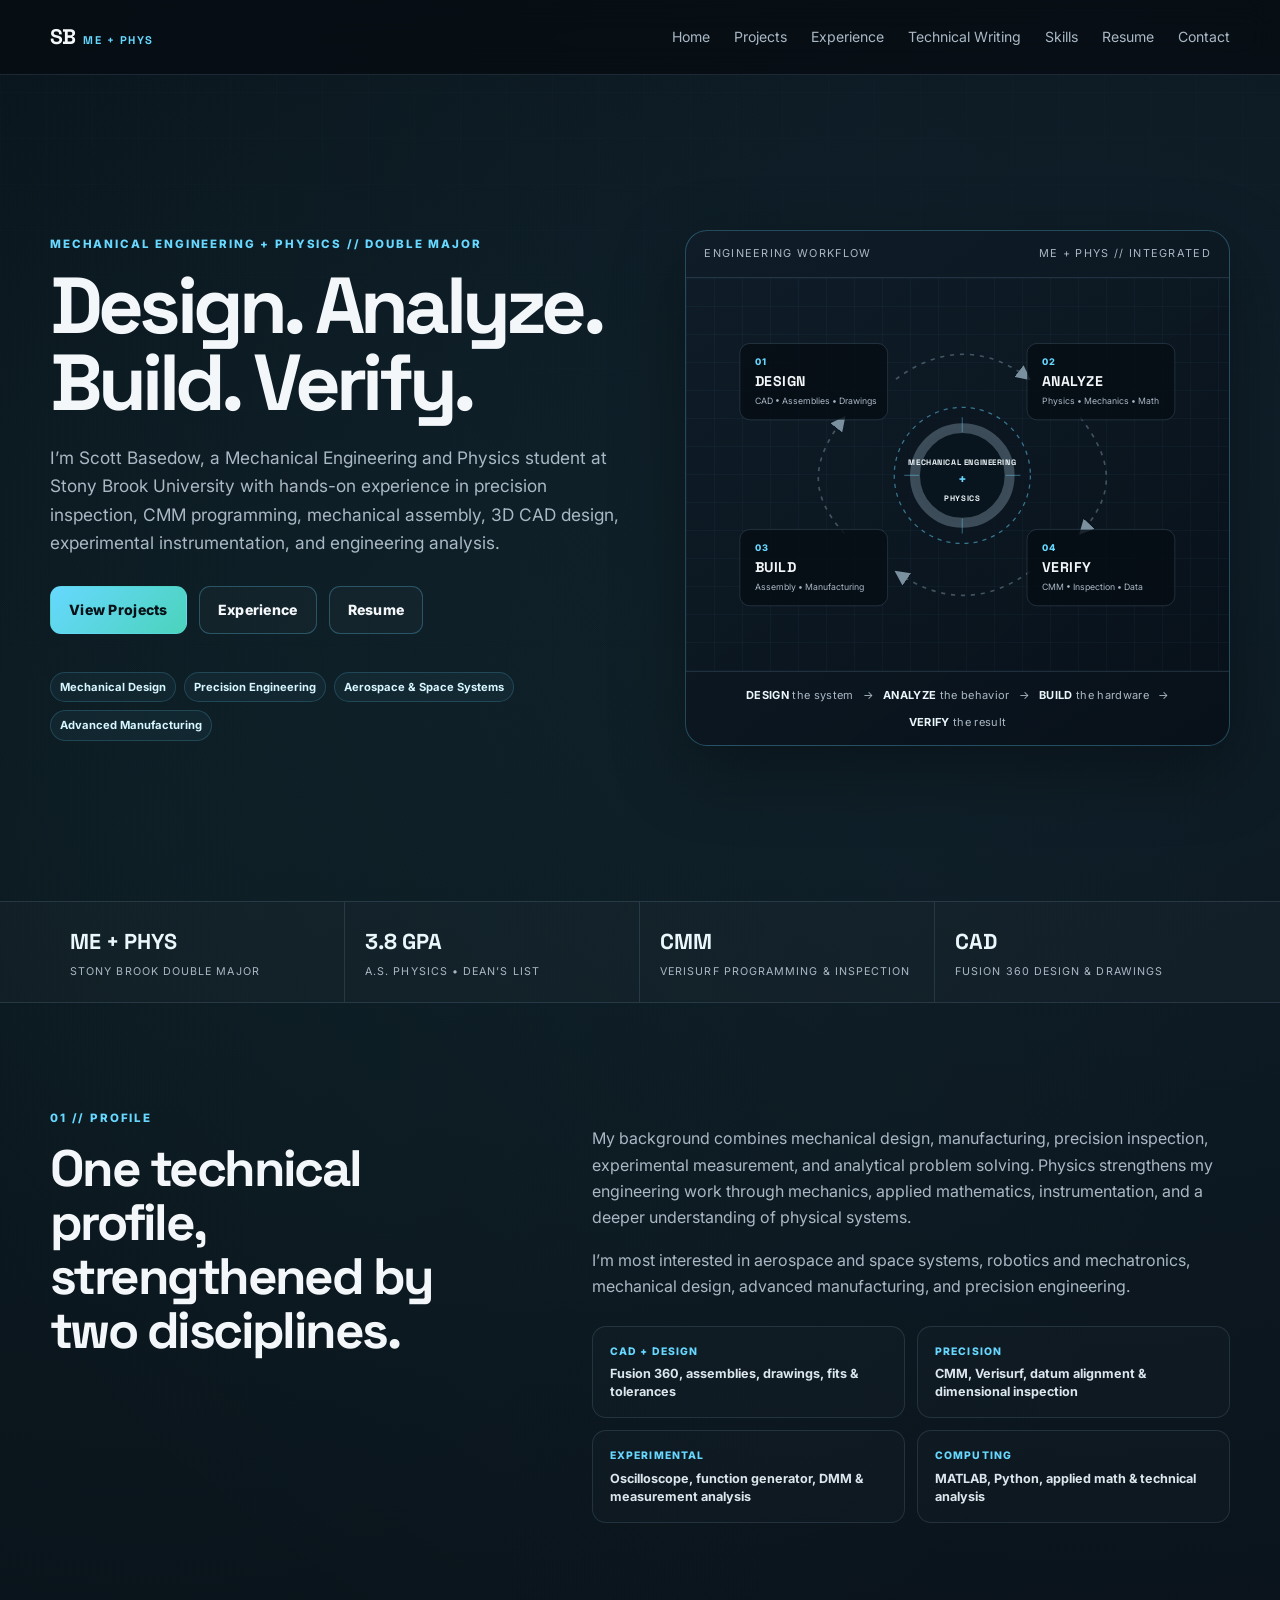
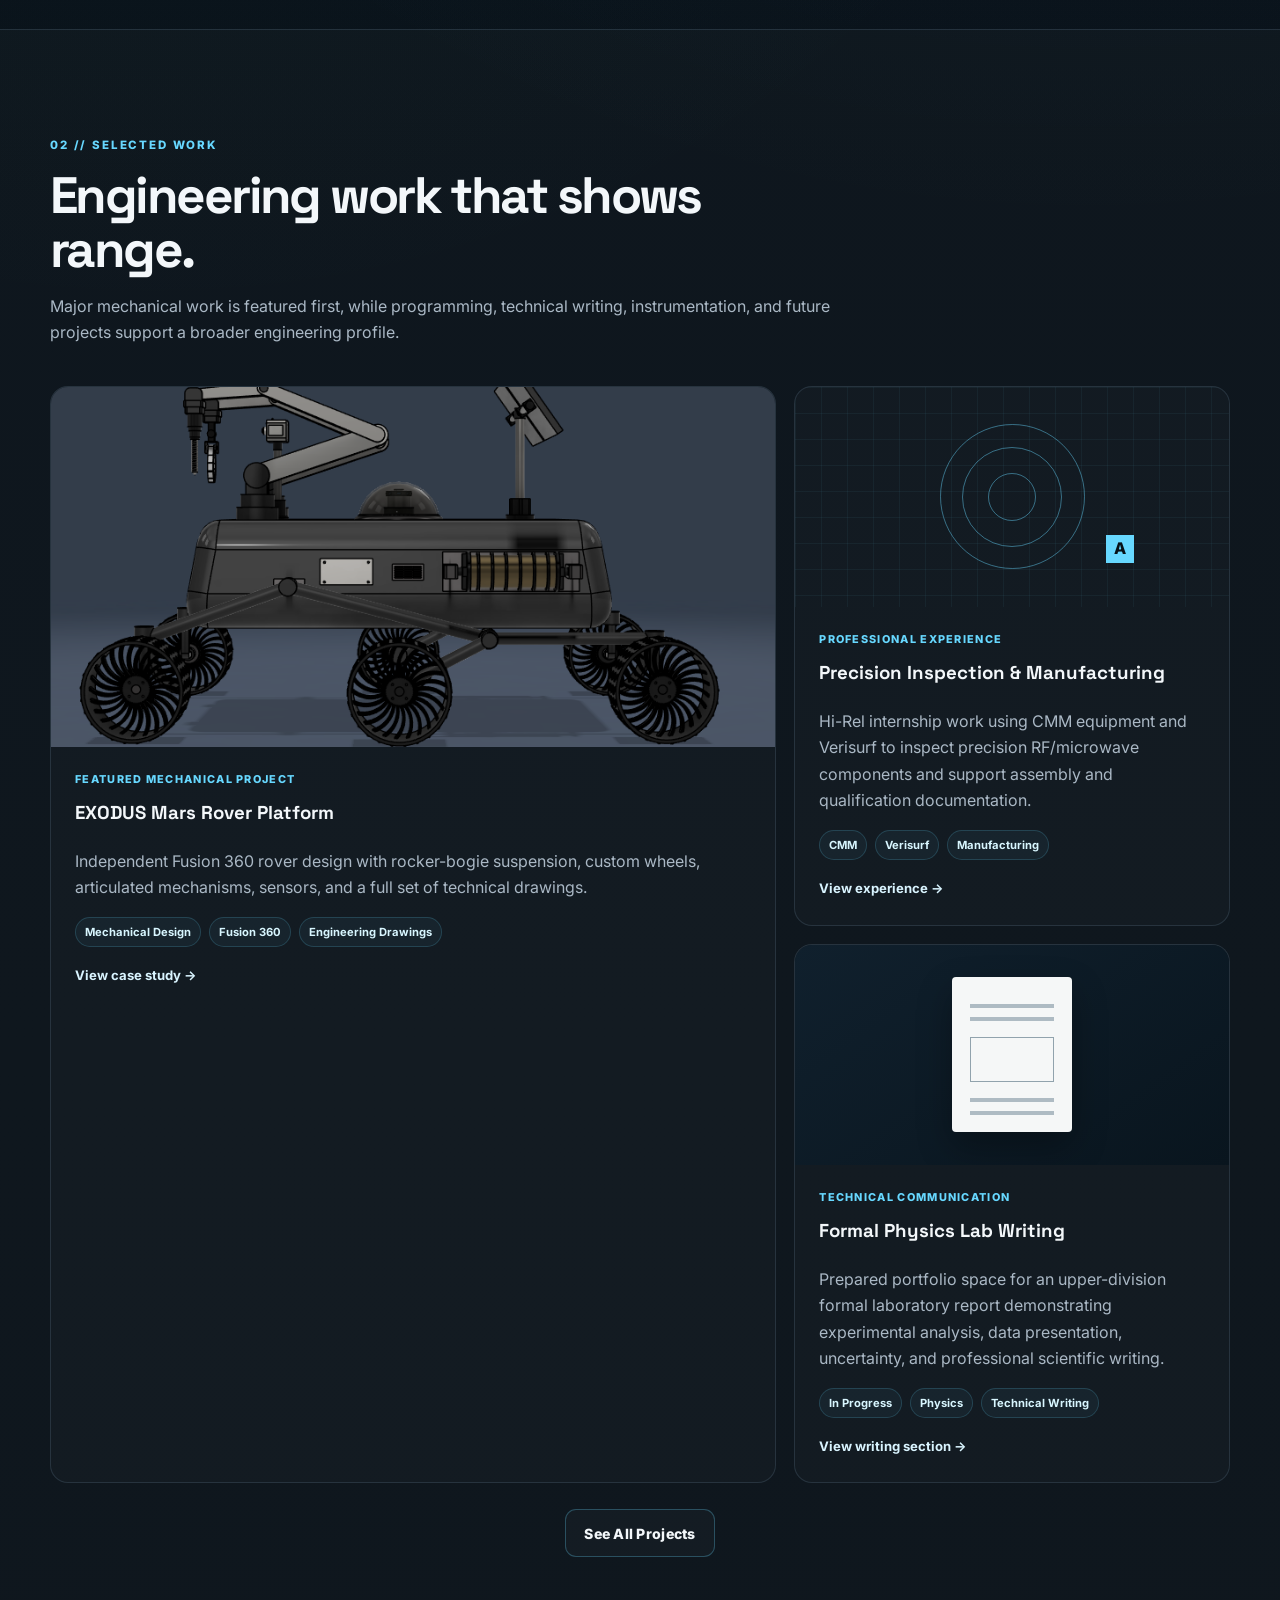
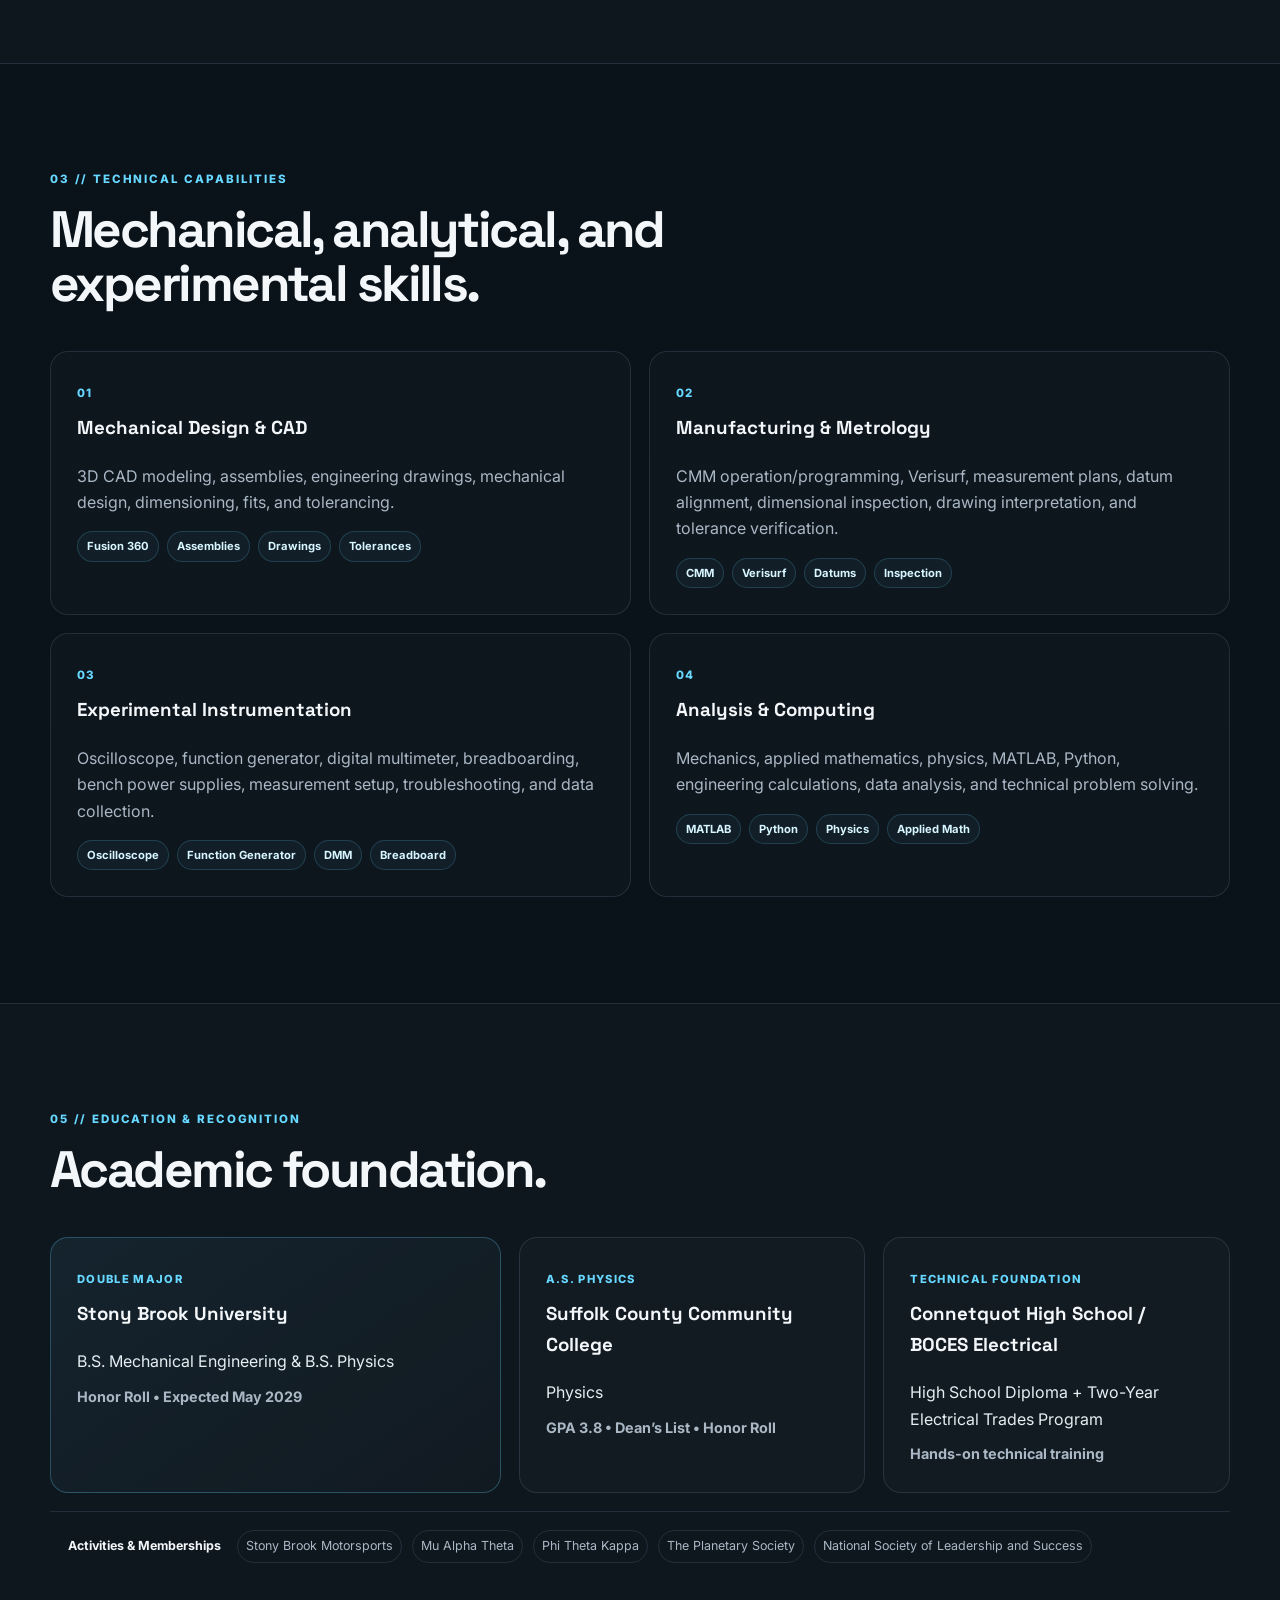
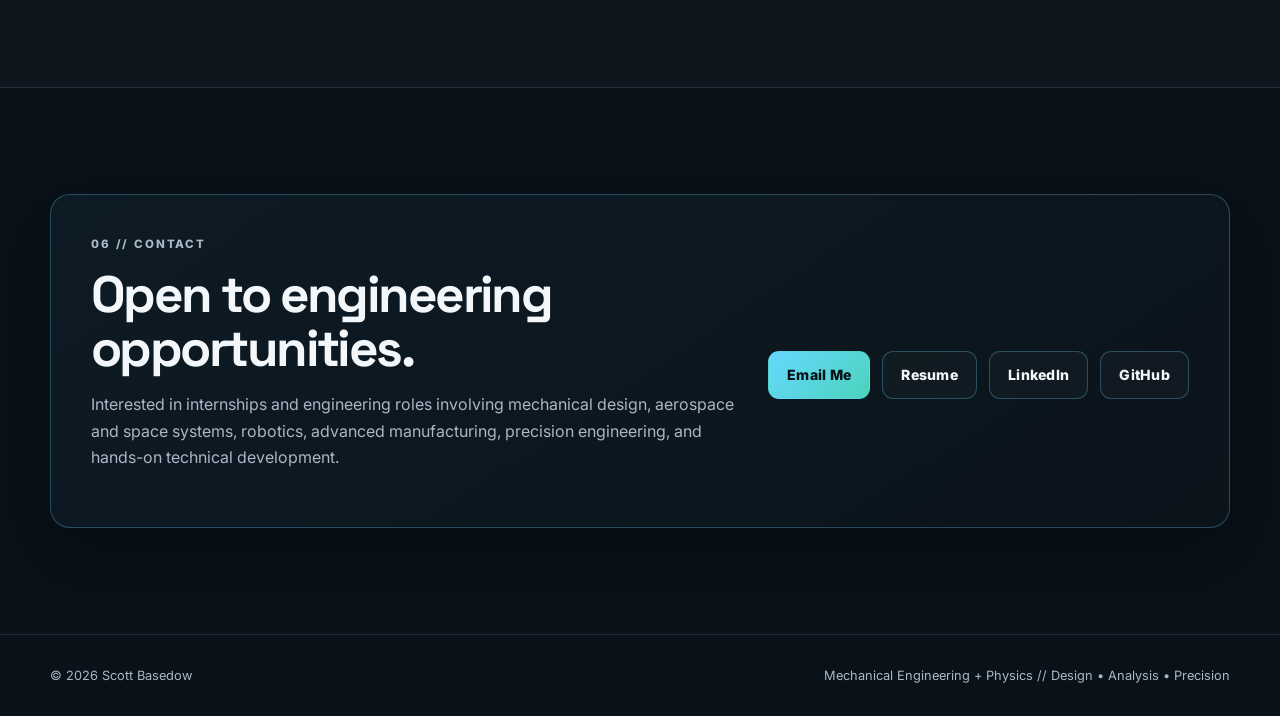
<file: index.html>
<!doctype html><html lang="en"><head>
<meta charset="UTF-8"><meta name="viewport" content="width=device-width,initial-scale=1">
<meta name="description" content="Scott Basedow — Mechanical Engineering and Physics portfolio focused on mechanical design, precision engineering, manufacturing, experimental measurement, and technical problem solving.">
<title>Scott Basedow | Mechanical Engineering + Physics</title>
<link rel="preconnect" href="https://fonts.googleapis.com"><link rel="preconnect" href="https://fonts.gstatic.com" crossorigin>
<link href="https://fonts.googleapis.com/css2?family=Inter:wght@400;500;600;700;800&family=Space+Grotesk:wght@500;600;700&display=swap" rel="stylesheet">
<link rel="stylesheet" href="style.css"></head><body><header class="site-header"><nav class="nav container">
<a class="brand" href="index.html">SB<span>ME + PHYS</span></a>
<button class="nav-toggle" aria-label="Toggle navigation" aria-expanded="false">☰</button>
<div class="nav-links">
<a href="index.html">Home</a><a href="projects.html">Projects</a><a href="experience.html">Experience</a><a href="technical-writing.html">Technical Writing</a><a href="index.html#skills">Skills</a><a href="resume.pdf" target="_blank">Resume</a><a href="index.html#contact">Contact</a>
</div></nav></header><main>
<section class="hero final-hero"><div class="container hero-grid">
<div class="hero-copy reveal">
<p class="eyebrow">MECHANICAL ENGINEERING + PHYSICS // DOUBLE MAJOR</p>
<h1>Design. Analyze. Build. Verify.</h1>
<p class="hero-lead">I’m Scott Basedow, a Mechanical Engineering and Physics student at Stony Brook University with hands-on experience in precision inspection, CMM programming, mechanical assembly, 3D CAD design, experimental instrumentation, and engineering analysis.</p>
<div class="btn-row"><a class="btn btn-primary" href="projects.html">View Projects</a><a class="btn" href="experience.html">Experience</a><a class="btn" href="resume.pdf" target="_blank">Resume</a></div>
<div class="hero-tags"><span>Mechanical Design</span><span>Precision Engineering</span><span>Aerospace & Space Systems</span><span>Advanced Manufacturing</span></div>
</div>
<div class="workflow-panel reveal">
<div class="panel-head"><span>ENGINEERING WORKFLOW</span><span>ME + PHYS // INTEGRATED</span></div>
<div class="workflow-canvas">
<svg class="workflow-svg" viewBox="0 0 620 440" role="img" aria-labelledby="workflowTitle workflowDesc">
<title id="workflowTitle">Engineering workflow</title>
<desc id="workflowDesc">A four-stage engineering workflow: Design, Analyze, Build, and Verify, centered on Mechanical Engineering and Physics.</desc>

<defs>
  <marker id="arrow" markerWidth="9" markerHeight="9" refX="8" refY="4.5" orient="auto">
    <path d="M0,0 L9,4.5 L0,9 Z" class="arrow-head"/>
  </marker>
</defs>

<g class="workflow-lines">
  <path d="M236 105 C290 65 345 65 397 105" marker-end="url(#arrow)"/>
  <path d="M458 151 C500 205 500 245 458 291" marker-end="url(#arrow)"/>
  <path d="M397 337 C345 375 290 375 236 337" marker-end="url(#arrow)"/>
  <path d="M174 291 C132 245 132 205 174 151" marker-end="url(#arrow)"/>
</g>

<g class="workflow-center">
  <circle cx="316" cy="221" r="82" class="center-ring outer"/>
  <circle cx="316" cy="221" r="57" class="center-ring inner"/>
  <path d="M316 151 v18 M316 273 v18 M246 221 h18 M368 221 h18" class="center-ticks"/>
  <text x="316" y="208" text-anchor="middle" class="center-small">MECHANICAL ENGINEERING</text>
  <text x="316" y="231" text-anchor="middle" class="center-plus">+</text>
  <text x="316" y="252" text-anchor="middle" class="center-small">PHYSICS</text>
</g>

<g class="workflow-node node-design">
  <rect x="48" y="62" width="178" height="92" rx="12"/>
  <text x="66" y="88" class="node-number">01</text>
  <text x="66" y="113" class="node-title">DESIGN</text>
  <text x="66" y="135" class="node-sub">CAD • Assemblies • Drawings</text>
</g>

<g class="workflow-node node-analyze">
  <rect x="394" y="62" width="178" height="92" rx="12"/>
  <text x="412" y="88" class="node-number">02</text>
  <text x="412" y="113" class="node-title">ANALYZE</text>
  <text x="412" y="135" class="node-sub">Physics • Mechanics • Math</text>
</g>

<g class="workflow-node node-build">
  <rect x="48" y="286" width="178" height="92" rx="12"/>
  <text x="66" y="312" class="node-number">03</text>
  <text x="66" y="337" class="node-title">BUILD</text>
  <text x="66" y="359" class="node-sub">Assembly • Manufacturing</text>
</g>

<g class="workflow-node node-verify">
  <rect x="394" y="286" width="178" height="92" rx="12"/>
  <text x="412" y="312" class="node-number">04</text>
  <text x="412" y="337" class="node-title">VERIFY</text>
  <text x="412" y="359" class="node-sub">CMM • Inspection • Data</text>
</g>
</svg>
</div>
<div class="workflow-foot">
<span><b>DESIGN</b> the system</span>
<span>→</span>
<span><b>ANALYZE</b> the behavior</span>
<span>→</span>
<span><b>BUILD</b> the hardware</span>
<span>→</span>
<span><b>VERIFY</b> the result</span>
</div>
</div></div></section>

<section class="achievement-strip"><div class="container achievement-grid reveal">
<div><strong>ME + PHYS</strong><span>STONY BROOK DOUBLE MAJOR</span></div>
<div><strong>3.8 GPA</strong><span>A.S. PHYSICS • DEAN’S LIST</span></div>
<div><strong>CMM</strong><span>VERISURF PROGRAMMING & INSPECTION</span></div>
<div><strong>CAD</strong><span>FUSION 360 DESIGN & DRAWINGS</span></div>
</div></section>

<section class="section" id="about"><div class="container split-about">
<div class="section-header reveal"><p class="eyebrow">01 // PROFILE</p><h2>One technical profile, strengthened by two disciplines.</h2></div>
<div class="about-copy reveal"><p>My background combines mechanical design, manufacturing, precision inspection, experimental measurement, and analytical problem solving. Physics strengthens my engineering work through mechanics, applied mathematics, instrumentation, and a deeper understanding of physical systems.</p><p>I’m most interested in aerospace and space systems, robotics and mechatronics, mechanical design, advanced manufacturing, and precision engineering.</p>
<div class="profile-strengths">
<div><span>CAD + DESIGN</span><b>Fusion 360, assemblies, drawings, fits & tolerances</b></div>
<div><span>PRECISION</span><b>CMM, Verisurf, datum alignment & dimensional inspection</b></div>
<div><span>EXPERIMENTAL</span><b>Oscilloscope, function generator, DMM & measurement analysis</b></div>
<div><span>COMPUTING</span><b>MATLAB, Python, applied math & technical analysis</b></div>
</div>
</div></div></section>

<section class="section alt"><div class="container"><div class="section-header reveal"><p class="eyebrow">02 // SELECTED WORK</p><h2>Engineering work that shows range.</h2><p class="section-intro">Major mechanical work is featured first, while programming, technical writing, instrumentation, and future projects support a broader engineering profile.</p></div>
<div class="home-work-grid">
<a class="work-card feature-work reveal" href="project-exodus.html"><img src="rover-left-render.png" alt="EXODUS Mars rover render"><div class="work-body"><div class="card-kicker">FEATURED MECHANICAL PROJECT</div><h3>EXODUS Mars Rover Platform</h3><p>Independent Fusion 360 rover design with rocker-bogie suspension, custom wheels, articulated mechanisms, sensors, and a full set of technical drawings.</p><div class="meta-row"><span>Mechanical Design</span><span>Fusion 360</span><span>Engineering Drawings</span></div><b class="text-link">View case study →</b></div></a>
<a class="work-card reveal" href="experience-sector.html"><div class="precision-visual"><span class="target-ring r1"></span><span class="target-ring r2"></span><span class="target-ring r3"></span><span class="datum">A</span></div><div class="work-body"><div class="card-kicker">PROFESSIONAL EXPERIENCE</div><h3>Precision Inspection & Manufacturing</h3><p>Hi-Rel internship work using CMM equipment and Verisurf to inspect precision RF/microwave components and support assembly and qualification documentation.</p><div class="meta-row"><span>CMM</span><span>Verisurf</span><span>Manufacturing</span></div><b class="text-link">View experience →</b></div></a>
<a class="work-card reveal" href="technical-writing.html"><div class="writing-visual"><div class="paper-mini"><span></span><span></span><div></div><span></span><span></span></div></div><div class="work-body"><div class="card-kicker">TECHNICAL COMMUNICATION</div><h3>Formal Physics Lab Writing</h3><p>Prepared portfolio space for an upper-division formal laboratory report demonstrating experimental analysis, data presentation, uncertainty, and professional scientific writing.</p><div class="meta-row"><span>In Progress</span><span>Physics</span><span>Technical Writing</span></div><b class="text-link">View writing section →</b></div></a>
</div><div class="center-action reveal"><a class="btn" href="projects.html">See All Projects</a></div>
</div></section>

<section class="section" id="skills"><div class="container"><div class="section-header reveal"><p class="eyebrow">03 // TECHNICAL CAPABILITIES</p><h2>Mechanical, analytical, and experimental skills.</h2></div>
<div class="skill-groups">
<div class="skill-group reveal"><span class="skill-index">01</span><h3>Mechanical Design & CAD</h3><p>3D CAD modeling, assemblies, engineering drawings, mechanical design, dimensioning, fits, and tolerancing.</p><div class="chip-row"><span>Fusion 360</span><span>Assemblies</span><span>Drawings</span><span>Tolerances</span></div></div>
<div class="skill-group reveal"><span class="skill-index">02</span><h3>Manufacturing & Metrology</h3><p>CMM operation/programming, Verisurf, measurement plans, datum alignment, dimensional inspection, drawing interpretation, and tolerance verification.</p><div class="chip-row"><span>CMM</span><span>Verisurf</span><span>Datums</span><span>Inspection</span></div></div>
<div class="skill-group reveal"><span class="skill-index">03</span><h3>Experimental Instrumentation</h3><p>Oscilloscope, function generator, digital multimeter, breadboarding, bench power supplies, measurement setup, troubleshooting, and data collection.</p><div class="chip-row"><span>Oscilloscope</span><span>Function Generator</span><span>DMM</span><span>Breadboard</span></div></div>
<div class="skill-group reveal"><span class="skill-index">04</span><h3>Analysis & Computing</h3><p>Mechanics, applied mathematics, physics, MATLAB, Python, engineering calculations, data analysis, and technical problem solving.</p><div class="chip-row"><span>MATLAB</span><span>Python</span><span>Physics</span><span>Applied Math</span></div></div>
</div></div></section>

<section class="section alt"><div class="container"><div class="section-header reveal"><p class="eyebrow">05 // EDUCATION & RECOGNITION</p><h2>Academic foundation.</h2></div>
<div class="edu-final-grid">
<div class="education-card primary reveal"><span class="edu-tag">DOUBLE MAJOR</span><h3>Stony Brook University</h3><p>B.S. Mechanical Engineering & B.S. Physics</p><strong>Honor Roll • Expected May 2029</strong></div>
<div class="education-card reveal"><span class="edu-tag">A.S. PHYSICS</span><h3>Suffolk County Community College</h3><p>Physics</p><strong>GPA 3.8 • Dean’s List • Honor Roll</strong></div>
<div class="education-card reveal"><span class="edu-tag">TECHNICAL FOUNDATION</span><h3>Connetquot High School / BOCES Electrical</h3><p>High School Diploma + Two-Year Electrical Trades Program</p><strong>Hands-on technical training</strong></div>
</div>
<div class="activities-line reveal"><b>Activities & Memberships</b><span>Stony Brook Motorsports</span><span>Mu Alpha Theta</span><span>Phi Theta Kappa</span><span>The Planetary Society</span><span>National Society of Leadership and Success</span></div>
</div></section>

<section class="section" id="contact"><div class="container contact-final reveal"><div><p class="eyebrow">06 // CONTACT</p><h2>Open to engineering opportunities.</h2><p>Interested in internships and engineering roles involving mechanical design, aerospace and space systems, robotics, advanced manufacturing, precision engineering, and hands-on technical development.</p></div><div class="contact-actions"><a class="btn btn-primary" href="mailto:sbasedow01@gmail.com">Email Me</a><a class="btn" href="resume.pdf" target="_blank">Resume</a><a class="btn" href="https://www.linkedin.com/in/scott-basedow-7019b41b5" target="_blank" rel="noopener">LinkedIn</a><a class="btn" href="https://github.com/sbasedow" target="_blank" rel="noopener">GitHub</a></div></div></section>
</main><footer><div class="container footer-inner"><span>© <span id="year"></span> Scott Basedow</span><span>Mechanical Engineering + Physics // Design • Analysis • Precision</span></div></footer><script src="script.js"></script></body></html>
</file>
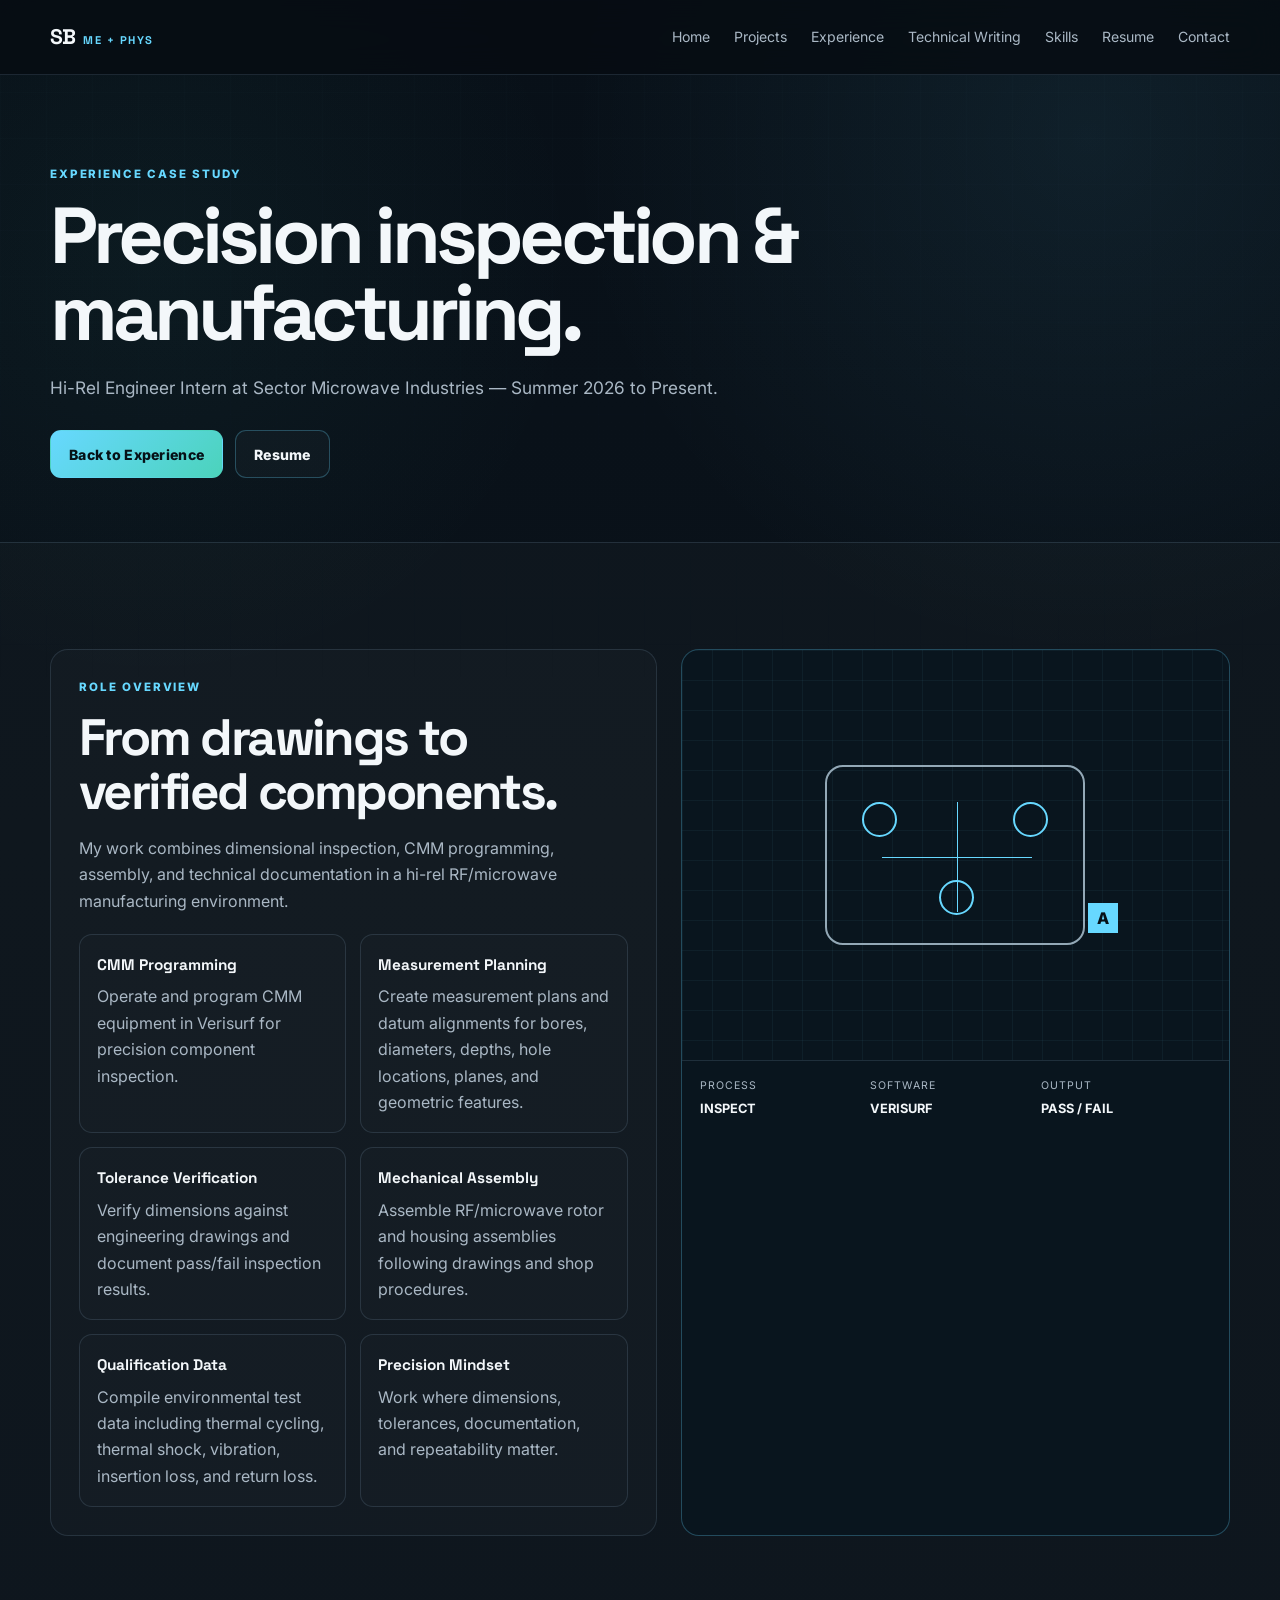
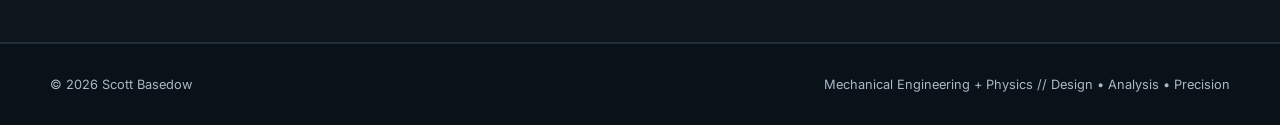
<file: experience-sector.html>
<!doctype html><html lang="en"><head><meta charset="UTF-8"><meta name="viewport" content="width=device-width,initial-scale=1"><meta name="description" content="Sector Microwave Industries engineering internship experience"><title>Sector Microwave | Scott Basedow</title><link rel="preconnect" href="https://fonts.googleapis.com"><link rel="preconnect" href="https://fonts.gstatic.com" crossorigin><link href="https://fonts.googleapis.com/css2?family=Inter:wght@400;500;600;700;800&family=Space+Grotesk:wght@500;600;700&display=swap" rel="stylesheet"><link rel="stylesheet" href="style.css"></head><body><header class="site-header"><nav class="nav container">
<a class="brand" href="index.html">SB<span>ME + PHYS</span></a>
<button class="nav-toggle" aria-label="Toggle navigation" aria-expanded="false">☰</button>
<div class="nav-links">
<a href="index.html">Home</a><a href="projects.html">Projects</a><a href="experience.html">Experience</a><a href="technical-writing.html">Technical Writing</a><a href="index.html#skills">Skills</a><a href="resume.pdf" target="_blank">Resume</a><a href="index.html#contact">Contact</a>
</div></nav></header><main>
<section class="page-hero"><div class="container reveal"><p class="eyebrow">EXPERIENCE CASE STUDY</p><h1>Precision inspection & manufacturing.</h1><p class="lead">Hi-Rel Engineer Intern at Sector Microwave Industries — Summer 2026 to Present.</p><div class="btn-row"><a class="btn btn-primary" href="experience.html">Back to Experience</a><a class="btn" href="resume.pdf" target="_blank">Resume</a></div></div></section>
<section class="section alt"><div class="container case-grid"><div class="info-panel reveal"><p class="eyebrow">ROLE OVERVIEW</p><h2>From drawings to verified components.</h2><p class="muted">My work combines dimensional inspection, CMM programming, assembly, and technical documentation in a hi-rel RF/microwave manufacturing environment.</p><div class="feature-grid"><div class="feature"><h4>CMM Programming</h4><p class="muted">Operate and program CMM equipment in Verisurf for precision component inspection.</p></div><div class="feature"><h4>Measurement Planning</h4><p class="muted">Create measurement plans and datum alignments for bores, diameters, depths, hole locations, planes, and geometric features.</p></div><div class="feature"><h4>Tolerance Verification</h4><p class="muted">Verify dimensions against engineering drawings and document pass/fail inspection results.</p></div><div class="feature"><h4>Mechanical Assembly</h4><p class="muted">Assemble RF/microwave rotor and housing assemblies following drawings and shop procedures.</p></div><div class="feature"><h4>Qualification Data</h4><p class="muted">Compile environmental test data including thermal cycling, thermal shock, vibration, insertion loss, and return loss.</p></div><div class="feature"><h4>Precision Mindset</h4><p class="muted">Work where dimensions, tolerances, documentation, and repeatability matter.</p></div></div></div><div class="inspection-panel reveal"><div class="inspection-screen"><div class="inspection-grid"></div><div class="part-outline"><span class="hole h1"></span><span class="hole h2"></span><span class="hole h3"></span><span class="datum-mark">A</span><span class="measure-line ml1"></span><span class="measure-line ml2"></span></div></div><div class="instrument-readout"><div><span>PROCESS</span><strong>INSPECT</strong></div><div><span>SOFTWARE</span><strong>VERISURF</strong></div><div><span>OUTPUT</span><strong>PASS / FAIL</strong></div></div></div></div></section></main><footer><div class="container footer-inner"><span>© <span id="year"></span> Scott Basedow</span><span>Mechanical Engineering + Physics // Design • Analysis • Precision</span></div></footer><script src="script.js"></script></body></html>
</file>
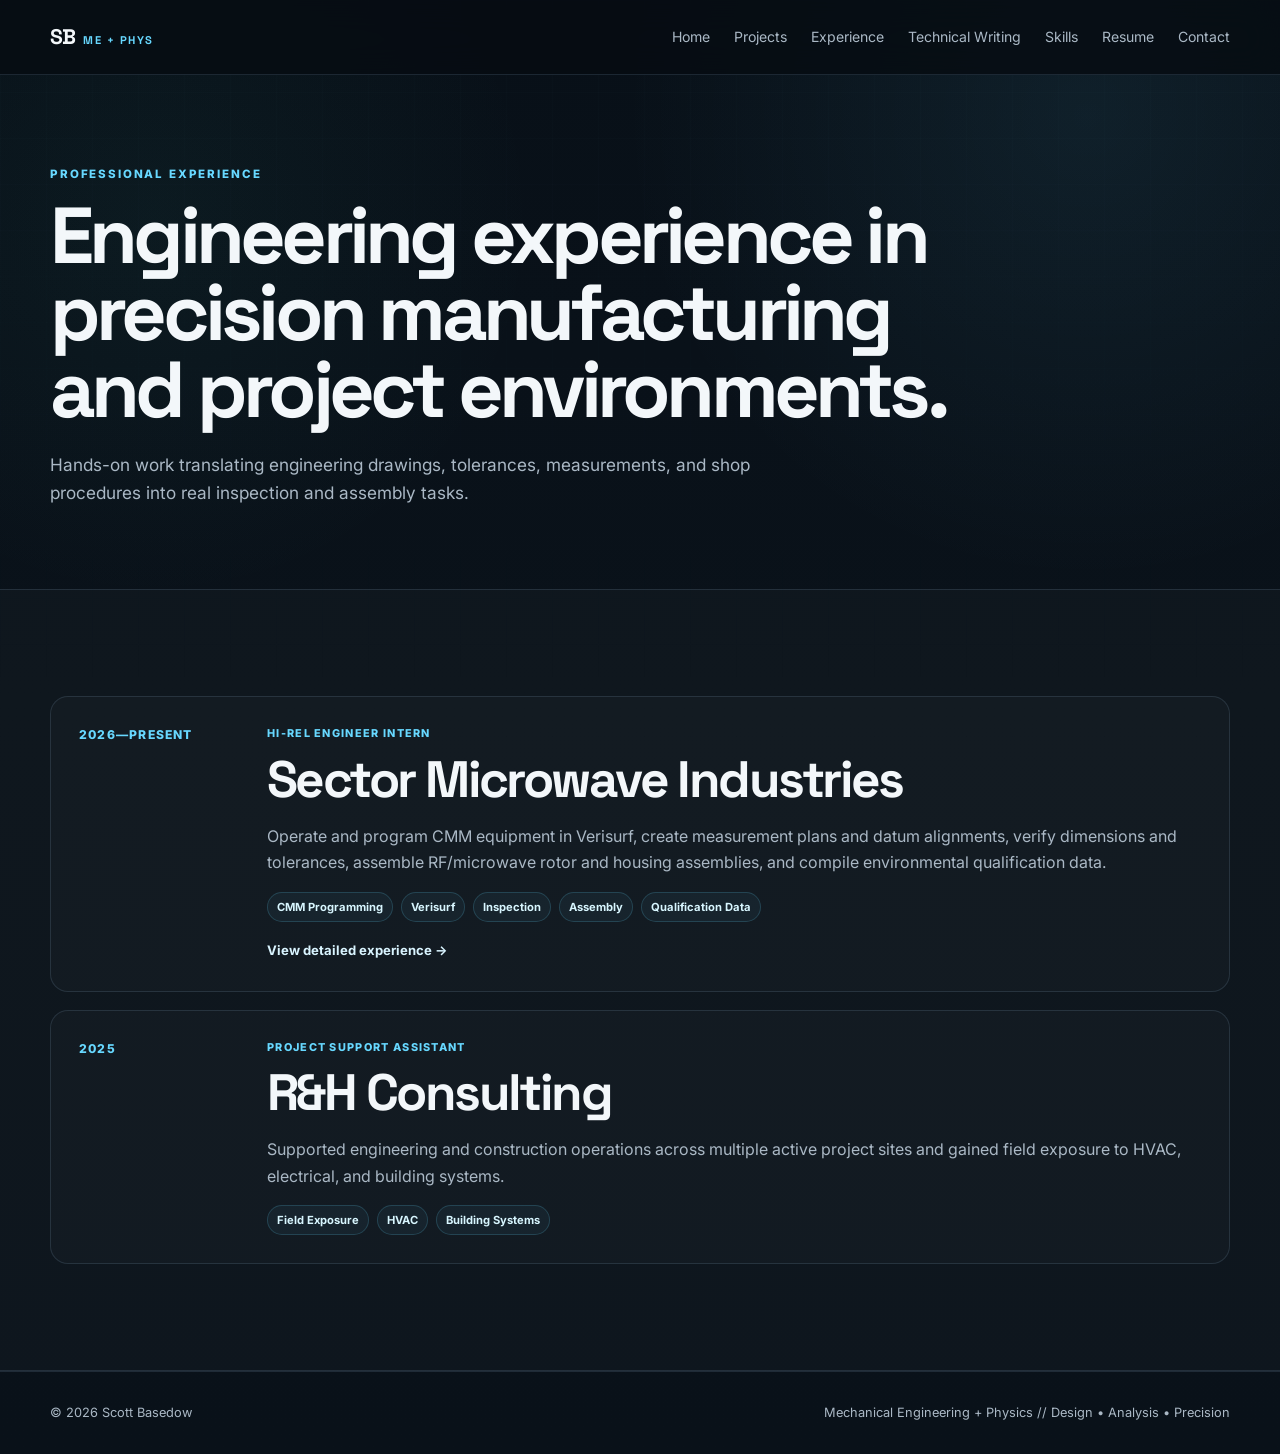
<file: experience.html>
<!doctype html><html lang="en"><head><meta charset="UTF-8"><meta name="viewport" content="width=device-width,initial-scale=1"><meta name="description" content="Engineering experience of Scott Basedow"><title>Experience | Scott Basedow</title><link rel="preconnect" href="https://fonts.googleapis.com"><link rel="preconnect" href="https://fonts.gstatic.com" crossorigin><link href="https://fonts.googleapis.com/css2?family=Inter:wght@400;500;600;700;800&family=Space+Grotesk:wght@500;600;700&display=swap" rel="stylesheet"><link rel="stylesheet" href="style.css"></head><body><header class="site-header"><nav class="nav container">
<a class="brand" href="index.html">SB<span>ME + PHYS</span></a>
<button class="nav-toggle" aria-label="Toggle navigation" aria-expanded="false">☰</button>
<div class="nav-links">
<a href="index.html">Home</a><a href="projects.html">Projects</a><a href="experience.html">Experience</a><a href="technical-writing.html">Technical Writing</a><a href="index.html#skills">Skills</a><a href="resume.pdf" target="_blank">Resume</a><a href="index.html#contact">Contact</a>
</div></nav></header><main>
<section class="page-hero"><div class="container reveal"><p class="eyebrow">PROFESSIONAL EXPERIENCE</p><h1>Engineering experience in precision manufacturing and project environments.</h1><p class="lead">Hands-on work translating engineering drawings, tolerances, measurements, and shop procedures into real inspection and assembly tasks.</p></div></section>
<section class="section alt"><div class="container experience-stack">
<a class="experience-wide reveal" href="experience-sector.html"><div class="experience-date">2026—PRESENT</div><div><div class="card-kicker">HI-REL ENGINEER INTERN</div><h2>Sector Microwave Industries</h2><p>Operate and program CMM equipment in Verisurf, create measurement plans and datum alignments, verify dimensions and tolerances, assemble RF/microwave rotor and housing assemblies, and compile environmental qualification data.</p><div class="meta-row"><span>CMM Programming</span><span>Verisurf</span><span>Inspection</span><span>Assembly</span><span>Qualification Data</span></div><b class="text-link">View detailed experience →</b></div></a>
<div class="experience-wide reveal"><div class="experience-date">2025</div><div><div class="card-kicker">PROJECT SUPPORT ASSISTANT</div><h2>R&amp;H Consulting</h2><p>Supported engineering and construction operations across multiple active project sites and gained field exposure to HVAC, electrical, and building systems.</p><div class="meta-row"><span>Field Exposure</span><span>HVAC</span><span>Building Systems</span></div></div></div>
</div></section></main><footer><div class="container footer-inner"><span>© <span id="year"></span> Scott Basedow</span><span>Mechanical Engineering + Physics // Design • Analysis • Precision</span></div></footer><script src="script.js"></script></body></html>
</file>
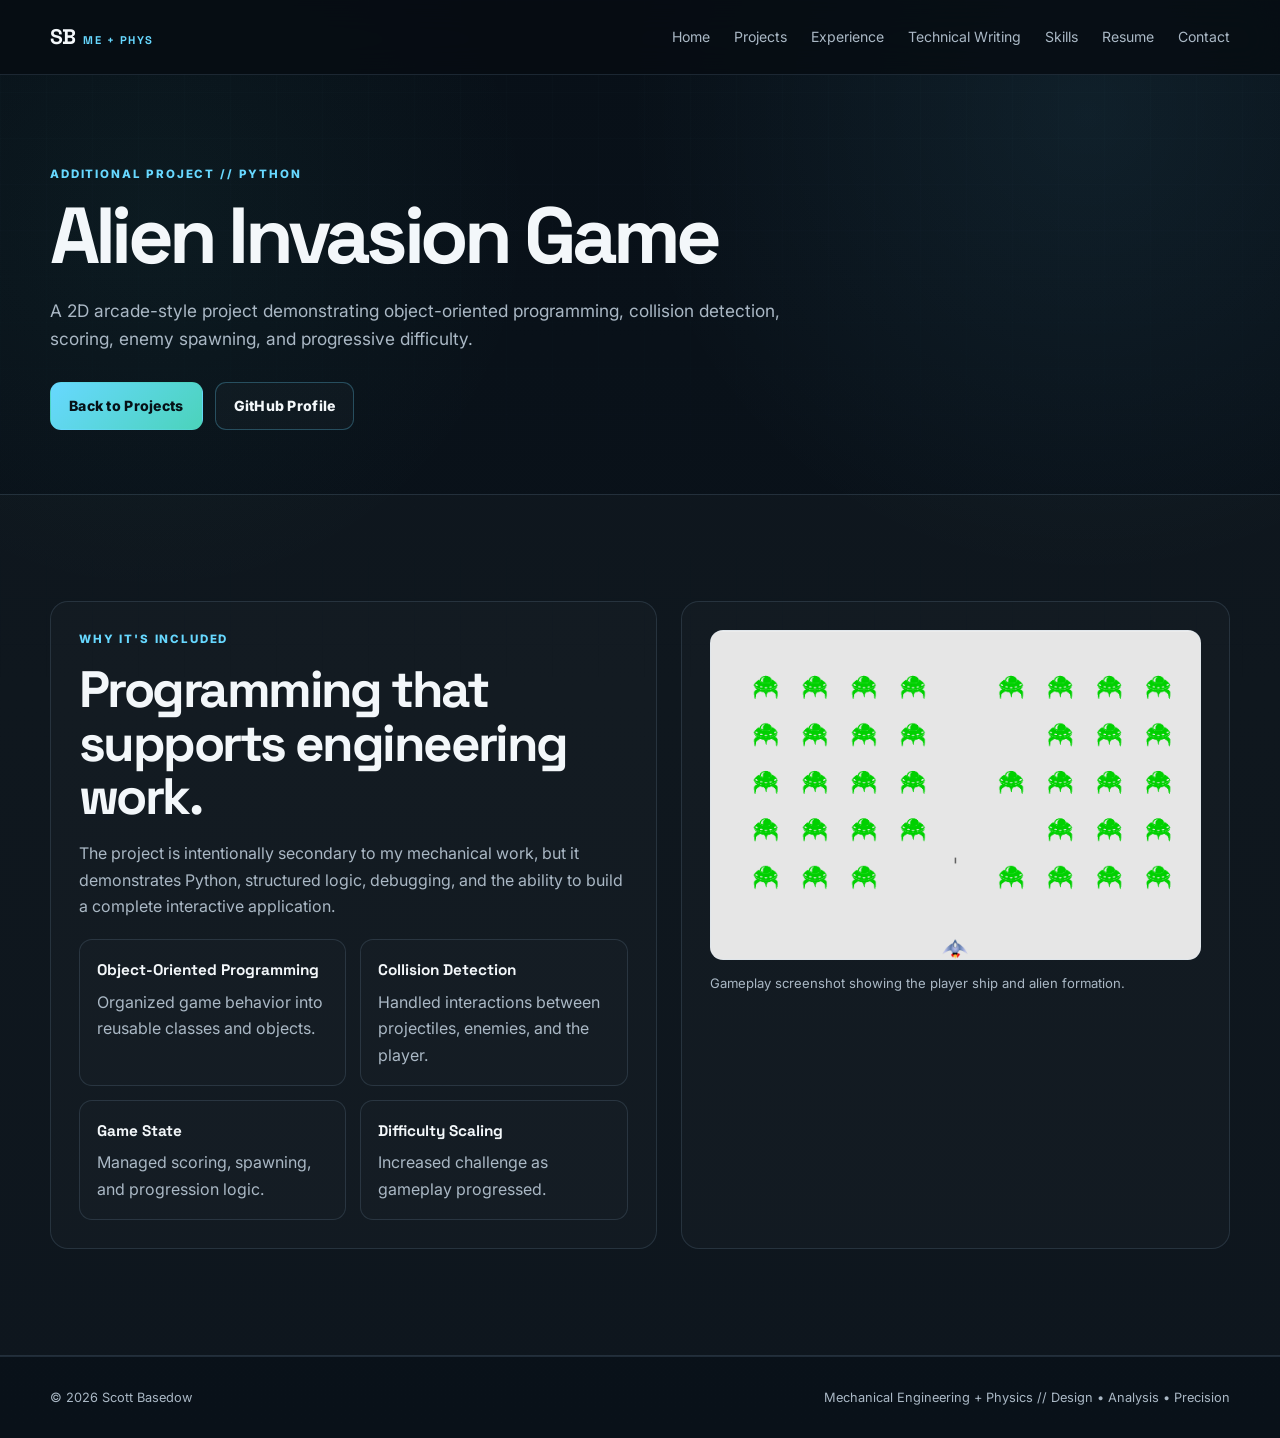
<file: project-alien.html>
<!doctype html><html lang="en"><head><meta charset="UTF-8"><meta name="viewport" content="width=device-width,initial-scale=1"><meta name="description" content="Alien Invasion Python project by Scott Basedow"><title>Alien Invasion Game | Scott Basedow</title><link rel="preconnect" href="https://fonts.googleapis.com"><link rel="preconnect" href="https://fonts.gstatic.com" crossorigin><link href="https://fonts.googleapis.com/css2?family=Inter:wght@400;500;600;700;800&family=Space+Grotesk:wght@500;600;700&display=swap" rel="stylesheet"><link rel="stylesheet" href="style.css"></head><body><header class="site-header"><nav class="nav container">
<a class="brand" href="index.html">SB<span>ME + PHYS</span></a>
<button class="nav-toggle" aria-label="Toggle navigation" aria-expanded="false">☰</button>
<div class="nav-links">
<a href="index.html">Home</a><a href="projects.html">Projects</a><a href="experience.html">Experience</a><a href="technical-writing.html">Technical Writing</a><a href="index.html#skills">Skills</a><a href="resume.pdf" target="_blank">Resume</a><a href="index.html#contact">Contact</a>
</div></nav></header><main><section class="page-hero"><div class="container reveal"><p class="eyebrow">ADDITIONAL PROJECT // PYTHON</p><h1>Alien Invasion Game</h1><p class="lead">A 2D arcade-style project demonstrating object-oriented programming, collision detection, scoring, enemy spawning, and progressive difficulty.</p><div class="btn-row"><a class="btn btn-primary" href="projects.html">Back to Projects</a><a class="btn" href="https://github.com/sbasedow" target="_blank">GitHub Profile</a></div></div></section><section class="section alt"><div class="container project-main"><div class="info-panel reveal"><p class="eyebrow">WHY IT'S INCLUDED</p><h2>Programming that supports engineering work.</h2><p class="muted">The project is intentionally secondary to my mechanical work, but it demonstrates Python, structured logic, debugging, and the ability to build a complete interactive application.</p><div class="feature-grid"><div class="feature"><h4>Object-Oriented Programming</h4><p class="muted">Organized game behavior into reusable classes and objects.</p></div><div class="feature"><h4>Collision Detection</h4><p class="muted">Handled interactions between projectiles, enemies, and the player.</p></div><div class="feature"><h4>Game State</h4><p class="muted">Managed scoring, spawning, and progression logic.</p></div><div class="feature"><h4>Difficulty Scaling</h4><p class="muted">Increased challenge as gameplay progressed.</p></div></div></div><div class="info-panel reveal"><img class="project-screen" src="alien-invasion-game.png" alt="Alien Invasion game screenshot"><p class="image-caption">Gameplay screenshot showing the player ship and alien formation.</p></div></div></section></main><footer><div class="container footer-inner"><span>© <span id="year"></span> Scott Basedow</span><span>Mechanical Engineering + Physics // Design • Analysis • Precision</span></div></footer><script src="script.js"></script></body></html>
</file>
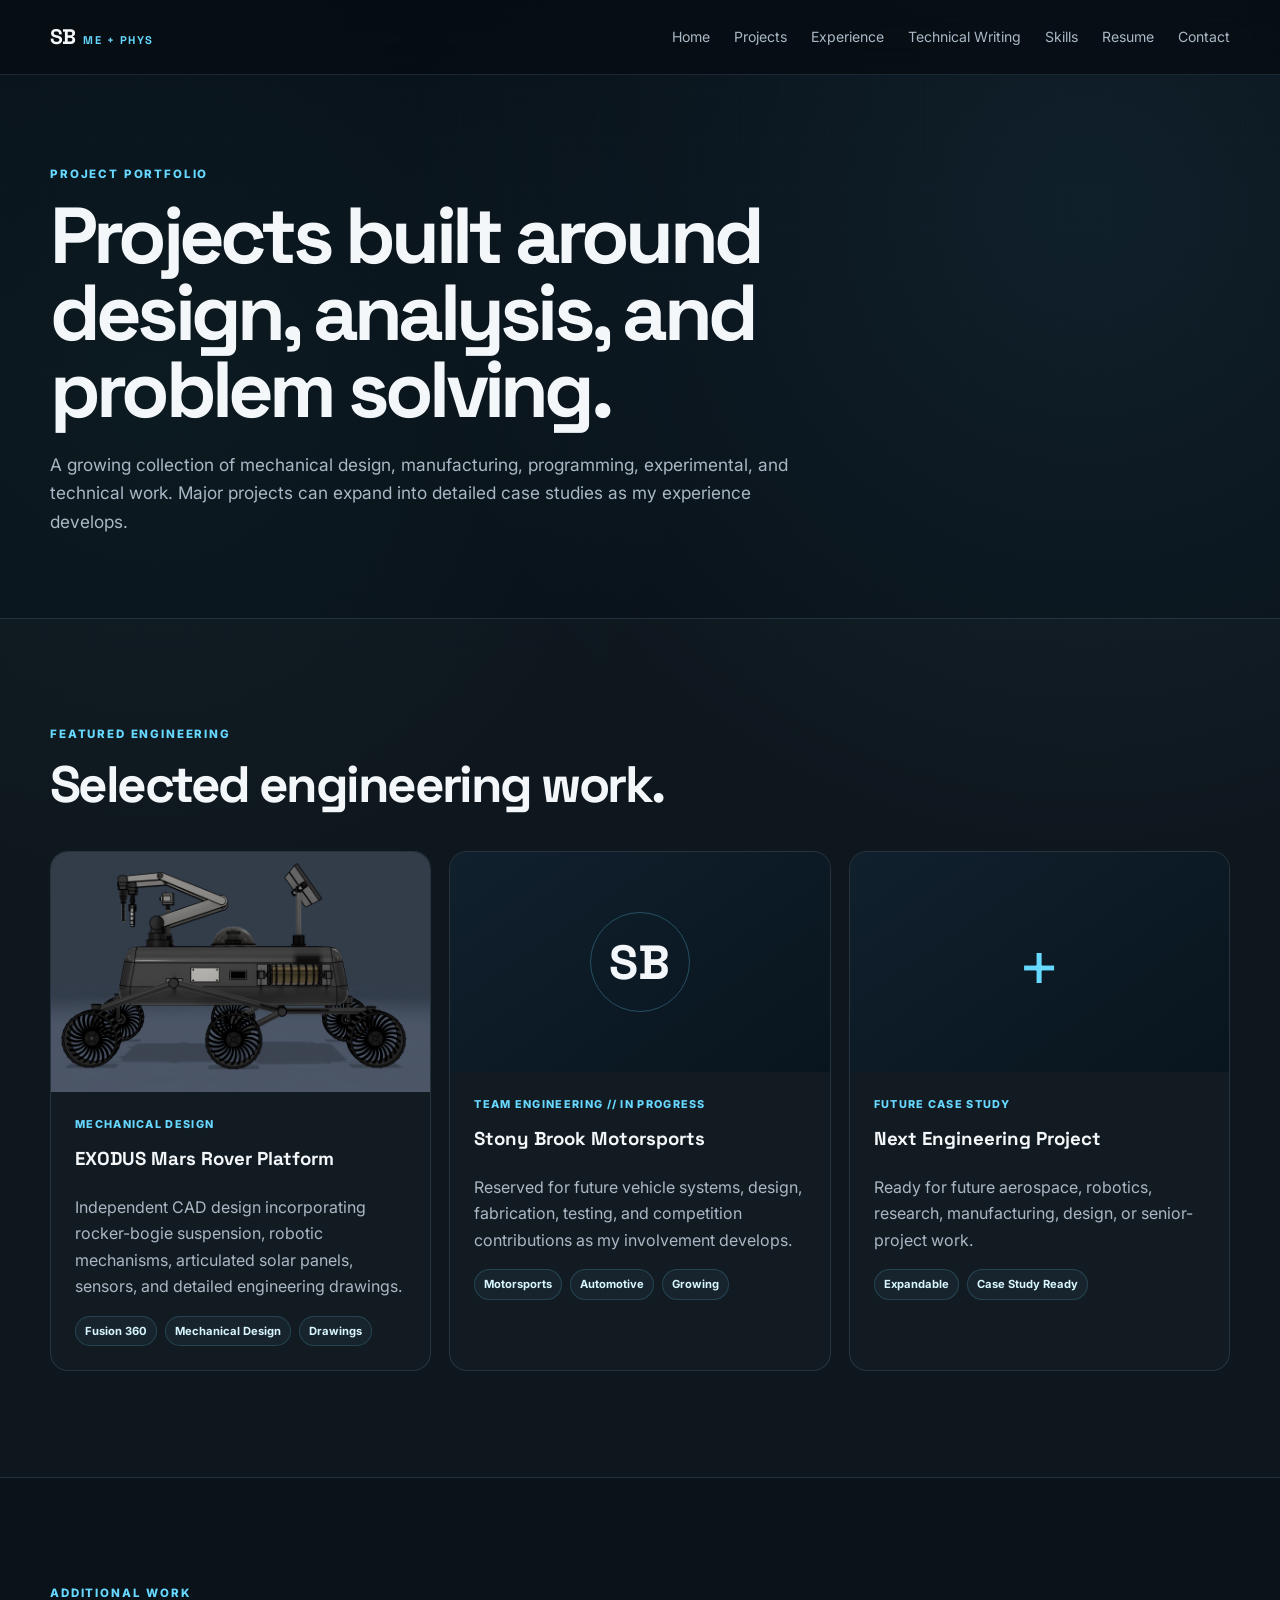
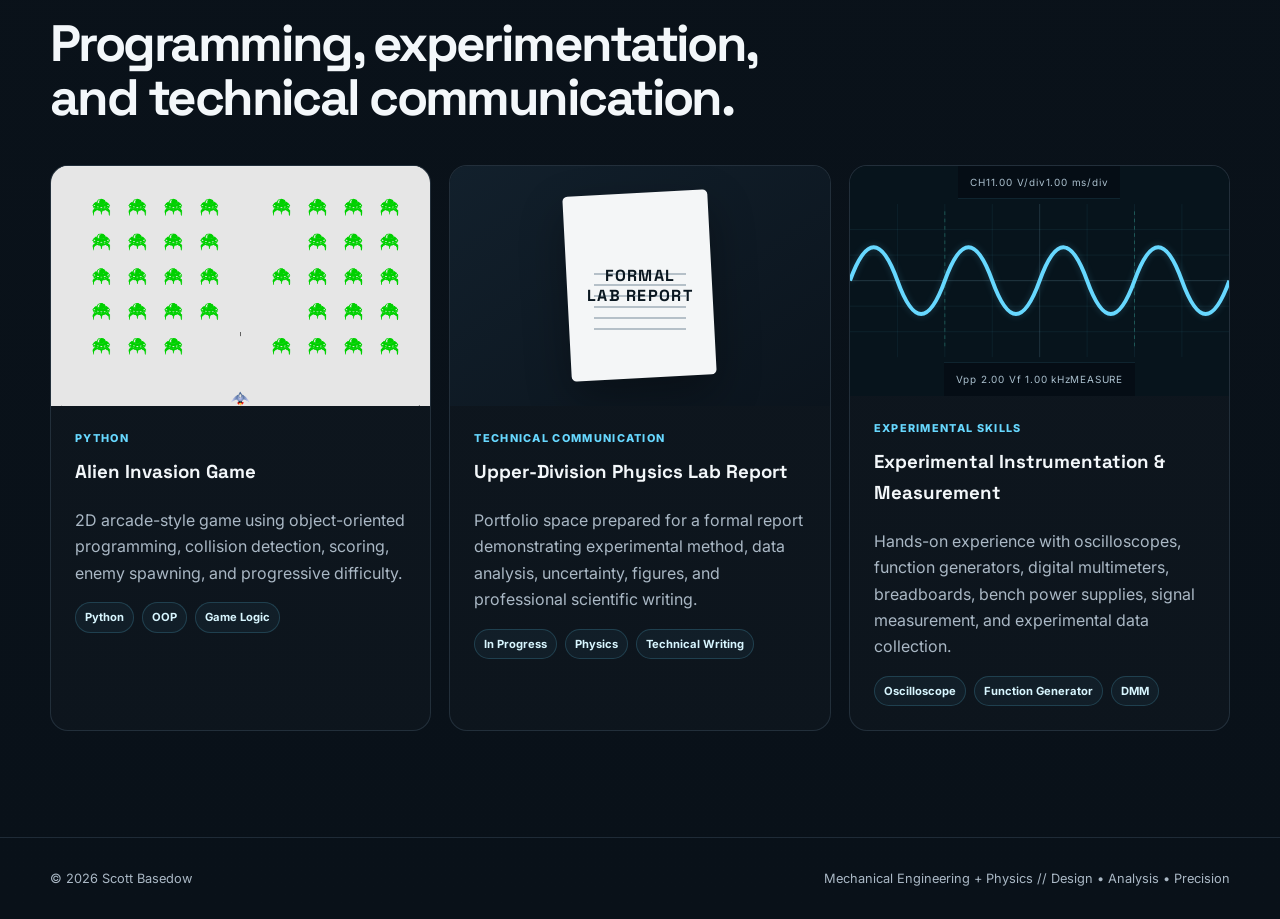
<file: projects.html>
<!doctype html><html lang="en"><head><meta charset="UTF-8"><meta name="viewport" content="width=device-width,initial-scale=1"><meta name="description" content="Engineering projects by Scott Basedow"><title>Projects | Scott Basedow</title><link rel="preconnect" href="https://fonts.googleapis.com"><link rel="preconnect" href="https://fonts.gstatic.com" crossorigin><link href="https://fonts.googleapis.com/css2?family=Inter:wght@400;500;600;700;800&family=Space+Grotesk:wght@500;600;700&display=swap" rel="stylesheet"><link rel="stylesheet" href="style.css"></head><body><header class="site-header"><nav class="nav container">
<a class="brand" href="index.html">SB<span>ME + PHYS</span></a>
<button class="nav-toggle" aria-label="Toggle navigation" aria-expanded="false">☰</button>
<div class="nav-links">
<a href="index.html">Home</a><a href="projects.html">Projects</a><a href="experience.html">Experience</a><a href="technical-writing.html">Technical Writing</a><a href="index.html#skills">Skills</a><a href="resume.pdf" target="_blank">Resume</a><a href="index.html#contact">Contact</a>
</div></nav></header><main>
<section class="page-hero"><div class="container reveal"><p class="eyebrow">PROJECT PORTFOLIO</p><h1>Projects built around design, analysis, and problem solving.</h1><p class="lead">A growing collection of mechanical design, manufacturing, programming, experimental, and technical work. Major projects can expand into detailed case studies as my experience develops.</p></div></section>
<section class="section alt"><div class="container"><div class="section-header reveal"><p class="eyebrow">FEATURED ENGINEERING</p><h2>Selected engineering work.</h2></div><div class="cards">
<a class="card reveal" href="project-exodus.html"><img class="thumb" src="rover-left-render.png" alt="EXODUS rover"><div class="card-body"><div class="card-kicker">MECHANICAL DESIGN</div><h3>EXODUS Mars Rover Platform</h3><p>Independent CAD design incorporating rocker-bogie suspension, robotic mechanisms, articulated solar panels, sensors, and detailed engineering drawings.</p><div class="meta-row"><span>Fusion 360</span><span>Mechanical Design</span><span>Drawings</span></div></div></a>
<div class="card reveal"><div class="motorsport-visual"><span>SB</span></div><div class="card-body"><div class="card-kicker">TEAM ENGINEERING // IN PROGRESS</div><h3>Stony Brook Motorsports</h3><p>Reserved for future vehicle systems, design, fabrication, testing, and competition contributions as my involvement develops.</p><div class="meta-row"><span>Motorsports</span><span>Automotive</span><span>Growing</span></div></div></div>
<div class="card reveal"><div class="future-visual">+</div><div class="card-body"><div class="card-kicker">FUTURE CASE STUDY</div><h3>Next Engineering Project</h3><p>Ready for future aerospace, robotics, research, manufacturing, design, or senior-project work.</p><div class="meta-row"><span>Expandable</span><span>Case Study Ready</span></div></div></div>
</div></div></section>
<section class="section"><div class="container"><div class="section-header reveal"><p class="eyebrow">ADDITIONAL WORK</p><h2>Programming, experimentation, and technical communication.</h2></div><div class="cards additional-cards">
<a class="card reveal" href="project-alien.html"><img class="thumb contain-thumb" src="alien-invasion-game.png" alt="Alien Invasion game screenshot"><div class="card-body"><div class="card-kicker">PYTHON</div><h3>Alien Invasion Game</h3><p>2D arcade-style game using object-oriented programming, collision detection, scoring, enemy spawning, and progressive difficulty.</p><div class="meta-row"><span>Python</span><span>OOP</span><span>Game Logic</span></div></div></a>
<a class="card reveal" href="technical-writing.html"><div class="report-thumb"><div class="report-lines"></div><span>FORMAL<br>LAB REPORT</span></div><div class="card-body"><div class="card-kicker">TECHNICAL COMMUNICATION</div><h3>Upper-Division Physics Lab Report</h3><p>Portfolio space prepared for a formal report demonstrating experimental method, data analysis, uncertainty, figures, and professional scientific writing.</p><div class="meta-row"><span>In Progress</span><span>Physics</span><span>Technical Writing</span></div></div></a>
<div class="card reveal">
<div class="instrument-thumb professional-scope">
  <div class="scope-topbar"><span>CH1</span><span>1.00 V/div</span><span>1.00 ms/div</span></div>
  <svg class="scope-svg" viewBox="0 0 520 210" role="img" aria-label="Oscilloscope waveform measurement graphic">
    <g class="scope-major-grid">
      <path d="M0 35H520 M0 70H520 M0 105H520 M0 140H520 M0 175H520"/>
      <path d="M65 0V210 M130 0V210 M195 0V210 M260 0V210 M325 0V210 M390 0V210 M455 0V210"/>
    </g>
    <g class="scope-axis">
      <path d="M0 105H520"/>
      <path d="M260 0V210"/>
    </g>
    <path class="scope-signal" d="M0 105
      C22 44 43 44 65 105
      S108 166 130 105
      S173 44 195 105
      S238 166 260 105
      S303 44 325 105
      S368 166 390 105
      S433 44 455 105
      S498 166 520 105"/>
    <g class="scope-cursors">
      <path d="M130 10V200"/>
      <path d="M390 10V200"/>
    </g>
  </svg>
  <div class="scope-readout"><span>Vpp 2.00 V</span><span>f 1.00 kHz</span><span>MEASURE</span></div>
</div>
<div class="card-body">
  <div class="card-kicker">EXPERIMENTAL SKILLS</div>
  <h3>Experimental Instrumentation &amp; Measurement</h3>
  <p>Hands-on experience with oscilloscopes, function generators, digital multimeters, breadboards, bench power supplies, signal measurement, and experimental data collection.</p>
  <div class="meta-row"><span>Oscilloscope</span><span>Function Generator</span><span>DMM</span></div>
</div></div>
</div></div></section></main><footer><div class="container footer-inner"><span>© <span id="year"></span> Scott Basedow</span><span>Mechanical Engineering + Physics // Design • Analysis • Precision</span></div></footer><script src="script.js"></script></body></html>
</file>
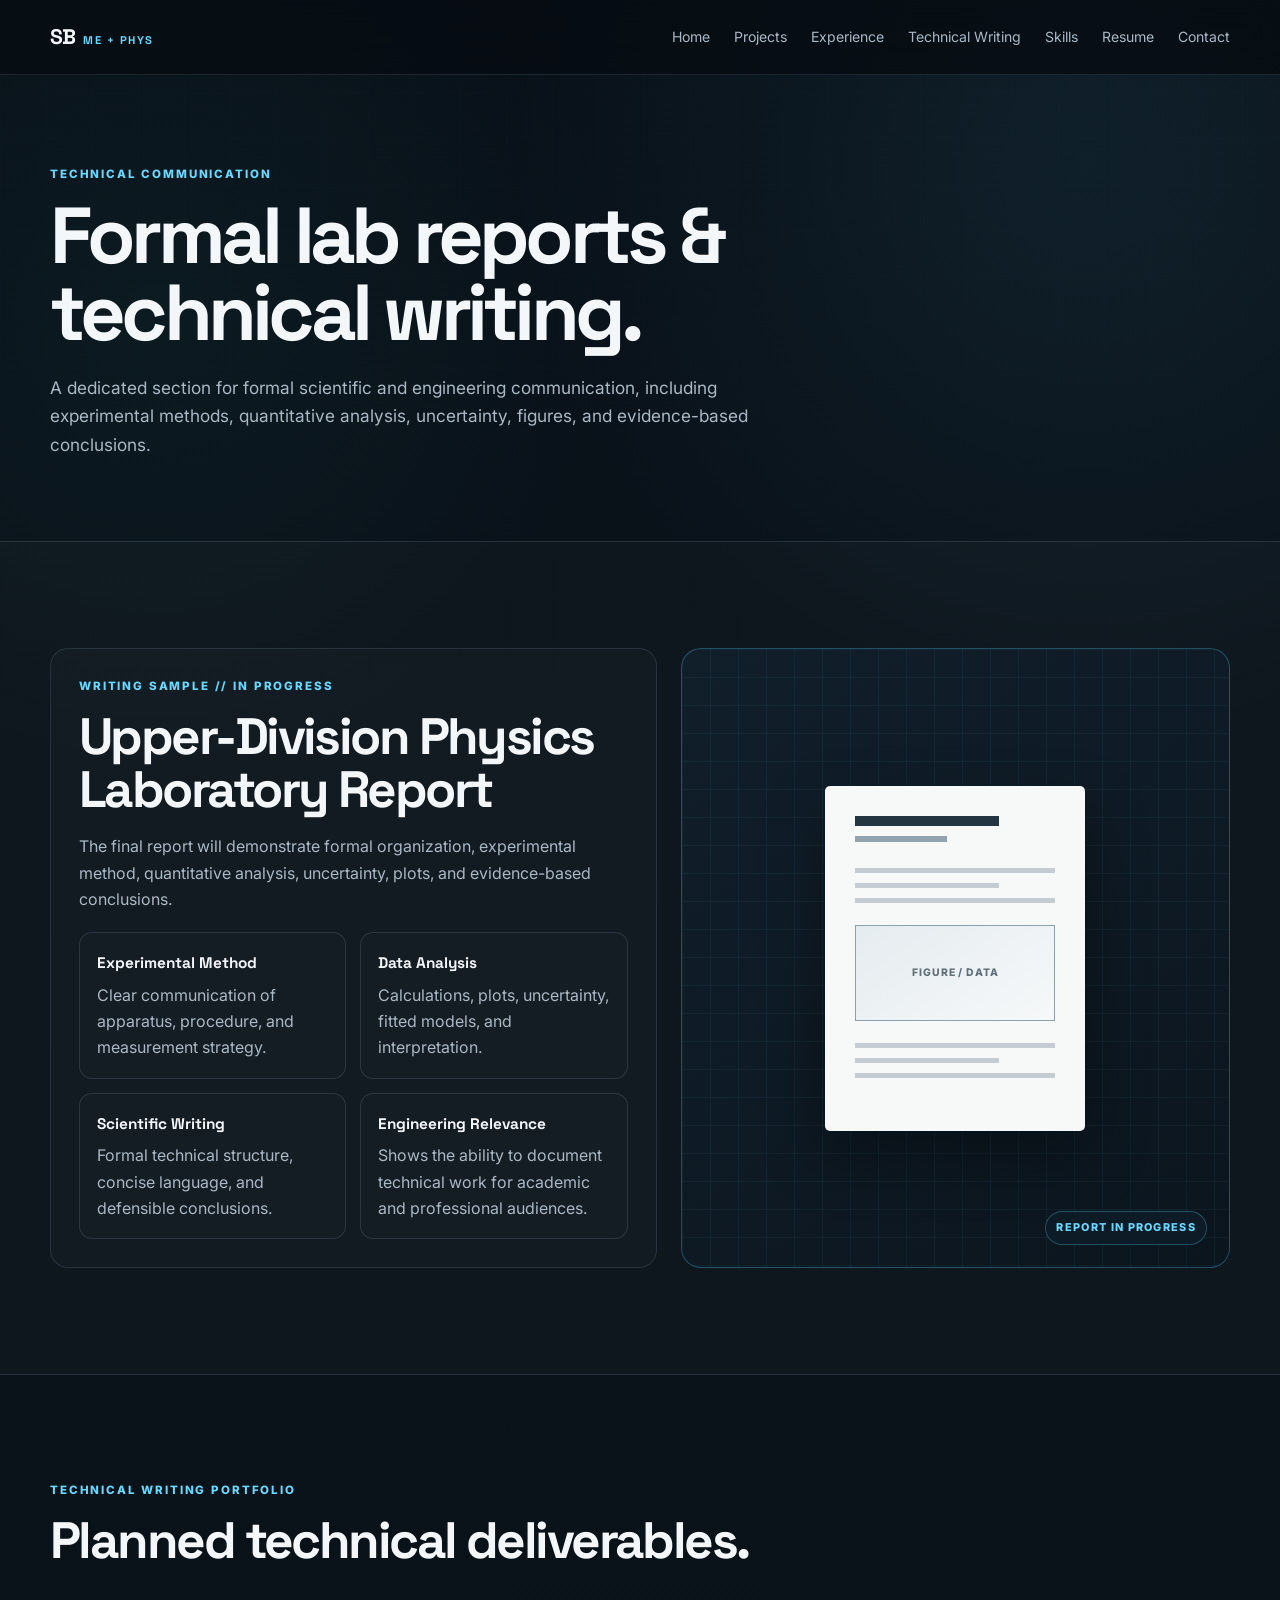
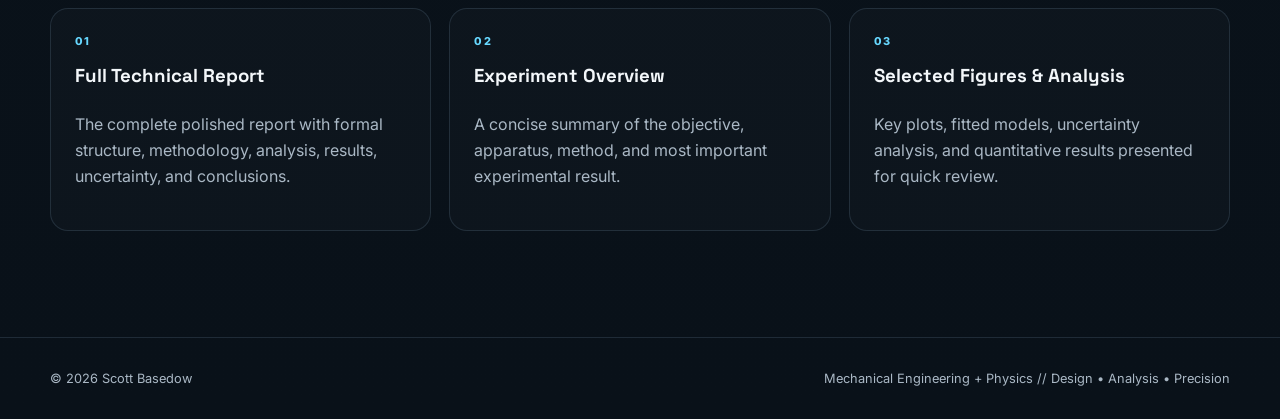
<file: technical-writing.html>
<!doctype html><html lang="en"><head><meta charset="UTF-8"><meta name="viewport" content="width=device-width,initial-scale=1"><meta name="description" content="Technical writing samples by Scott Basedow"><title>Technical Writing | Scott Basedow</title><link rel="preconnect" href="https://fonts.googleapis.com"><link rel="preconnect" href="https://fonts.gstatic.com" crossorigin><link href="https://fonts.googleapis.com/css2?family=Inter:wght@400;500;600;700;800&family=Space+Grotesk:wght@500;600;700&display=swap" rel="stylesheet"><link rel="stylesheet" href="style.css"></head><body><header class="site-header"><nav class="nav container">
<a class="brand" href="index.html">SB<span>ME + PHYS</span></a>
<button class="nav-toggle" aria-label="Toggle navigation" aria-expanded="false">☰</button>
<div class="nav-links">
<a href="index.html">Home</a><a href="projects.html">Projects</a><a href="experience.html">Experience</a><a href="technical-writing.html">Technical Writing</a><a href="index.html#skills">Skills</a><a href="resume.pdf" target="_blank">Resume</a><a href="index.html#contact">Contact</a>
</div></nav></header><main>
<section class="page-hero"><div class="container reveal"><p class="eyebrow">TECHNICAL COMMUNICATION</p><h1>Formal lab reports & technical writing.</h1><p class="lead">A dedicated section for formal scientific and engineering communication, including experimental methods, quantitative analysis, uncertainty, figures, and evidence-based conclusions.</p></div></section>
<section class="section alt"><div class="container writing-layout"><div class="info-panel reveal"><p class="eyebrow">WRITING SAMPLE // IN PROGRESS</p><h2>Upper-Division Physics Laboratory Report</h2><p class="muted">The final report will demonstrate formal organization, experimental method, quantitative analysis, uncertainty, plots, and evidence-based conclusions.</p><div class="feature-grid"><div class="feature"><h4>Experimental Method</h4><p class="muted">Clear communication of apparatus, procedure, and measurement strategy.</p></div><div class="feature"><h4>Data Analysis</h4><p class="muted">Calculations, plots, uncertainty, fitted models, and interpretation.</p></div><div class="feature"><h4>Scientific Writing</h4><p class="muted">Formal technical structure, concise language, and defensible conclusions.</p></div><div class="feature"><h4>Engineering Relevance</h4><p class="muted">Shows the ability to document technical work for academic and professional audiences.</p></div></div></div><div class="report-placeholder reveal"><div class="paper-sheet"><div class="paper-title"></div><div class="paper-subtitle"></div><div class="paper-line wide"></div><div class="paper-line"></div><div class="paper-line wide"></div><div class="paper-figure"><span>FIGURE / DATA</span></div><div class="paper-line wide"></div><div class="paper-line"></div><div class="paper-line wide"></div></div><div class="coming-badge">REPORT IN PROGRESS</div></div></div></section>
<section class="section"><div class="container"><div class="section-header reveal"><p class="eyebrow">TECHNICAL WRITING PORTFOLIO</p><h2>Planned technical deliverables.</h2></div><div class="cards"><div class="card reveal"><div class="card-body"><div class="card-kicker">01</div><h3>Full Technical Report</h3><p>The complete polished report with formal structure, methodology, analysis, results, uncertainty, and conclusions.</p></div></div><div class="card reveal"><div class="card-body"><div class="card-kicker">02</div><h3>Experiment Overview</h3><p>A concise summary of the objective, apparatus, method, and most important experimental result.</p></div></div><div class="card reveal"><div class="card-body"><div class="card-kicker">03</div><h3>Selected Figures &amp; Analysis</h3><p>Key plots, fitted models, uncertainty analysis, and quantitative results presented for quick review.</p></div></div></div></div></section></main><footer><div class="container footer-inner"><span>© <span id="year"></span> Scott Basedow</span><span>Mechanical Engineering + Physics // Design • Analysis • Precision</span></div></footer><script src="script.js"></script></body></html>
</file>
<file: style.css>
*{box-sizing:border-box}
:root{--bg:#081018;--bg2:#0c1620;--panel:#101c28;--panel2:#142433;--text:#f3f7fa;--muted:#aab8c5;--line:rgba(145,181,209,.16);--line2:rgba(103,216,255,.28);--accent:#67d8ff;--accent2:#4bd3bb;--shadow:0 24px 70px rgba(0,0,0,.34)}
html{scroll-behavior:smooth}body{margin:0;font-family:Inter,system-ui,sans-serif;color:var(--text);line-height:1.65;background:radial-gradient(circle at 85% 8%,rgba(103,216,255,.08),transparent 27%),radial-gradient(circle at 12% 15%,rgba(75,211,187,.05),transparent 23%),linear-gradient(180deg,#081018,#0a121a 48%,#091119)}
body:before{content:"";position:fixed;inset:0;pointer-events:none;opacity:.12;background-image:linear-gradient(var(--line) 1px,transparent 1px),linear-gradient(90deg,var(--line) 1px,transparent 1px);background-size:46px 46px;mask-image:linear-gradient(to bottom,#000,transparent 92%)}
a{color:inherit;text-decoration:none}img{display:block;max-width:100%}.container{width:min(1180px,calc(100% - 40px));margin:0 auto;position:relative;z-index:1}.site-header{position:sticky;top:0;z-index:40;background:rgba(7,12,18,.84);backdrop-filter:blur(16px);border-bottom:1px solid var(--line)}.nav{height:74px;display:flex;align-items:center;justify-content:space-between}.brand{font-family:'Space Grotesk';font-weight:700;font-size:1.32rem;letter-spacing:-.04em}.brand span{margin-left:8px;font-size:.7rem;letter-spacing:.13em;color:var(--accent)}.nav-links{display:flex;gap:24px;color:var(--muted);font-size:.88rem}.nav-links a:hover{color:var(--text)}.nav-toggle{display:none;background:none;border:0;color:white;font-size:1.45rem}
.hero{padding:92px 0;min-height:calc(100vh - 74px);display:flex;align-items:center}.hero-grid{display:grid;grid-template-columns:1fr .95fr;gap:62px;align-items:center}.eyebrow{margin:0 0 14px;color:var(--accent);font-size:.72rem;font-weight:800;letter-spacing:.16em}h1,h2,h3,h4{font-family:'Space Grotesk',Inter,sans-serif;margin-top:0}h1{font-size:clamp(3.2rem,6.2vw,5.8rem);line-height:.97;letter-spacing:-.06em;margin-bottom:22px}h2{font-size:clamp(2rem,4vw,3.7rem);line-height:1.05;letter-spacing:-.05em;margin-bottom:16px}.hero-lead,.lead{font-size:1.08rem;color:var(--muted);max-width:740px}.btn-row,.contact-actions{display:flex;gap:12px;flex-wrap:wrap;margin-top:28px}.btn{min-height:48px;display:inline-flex;align-items:center;justify-content:center;padding:0 18px;border-radius:11px;border:1px solid var(--line2);background:rgba(255,255,255,.025);font-size:.88rem;font-weight:800;letter-spacing:.02em;transition:.2s}.btn:hover{transform:translateY(-2px);border-color:var(--accent)}.btn-primary{background:linear-gradient(135deg,var(--accent),var(--accent2));color:#061117;border-color:transparent}.hero-tags,.chip-row,.meta-row{display:flex;gap:8px;flex-wrap:wrap}.hero-tags{margin-top:38px}.hero-tags span,.chip-row span,.meta-row span{padding:5px 9px;border:1px solid rgba(103,216,255,.18);background:rgba(103,216,255,.05);border-radius:999px;font-size:.7rem;font-weight:700;color:#d8f6ff}
.engineer-panel{border:1px solid var(--line2);border-radius:22px;background:linear-gradient(145deg,rgba(16,29,41,.95),rgba(9,18,26,.97));overflow:hidden;box-shadow:var(--shadow)}.panel-head,.panel-foot{display:flex;justify-content:space-between;padding:14px 18px;font-size:.68rem;letter-spacing:.12em;color:var(--muted);border-bottom:1px solid var(--line)}.panel-foot{border-top:1px solid var(--line);border-bottom:0}.engineering-graphic{height:430px;position:relative;overflow:hidden;background-image:linear-gradient(rgba(103,216,255,.035) 1px,transparent 1px),linear-gradient(90deg,rgba(103,216,255,.035) 1px,transparent 1px);background-size:28px 28px}.mech-circle{position:absolute;left:50%;top:50%;transform:translate(-50%,-50%);border-radius:50%}.c1{width:260px;height:260px;border:1px dashed rgba(103,216,255,.5)}.c2{width:200px;height:200px;border:18px solid rgba(152,171,185,.38);box-shadow:inset 0 0 0 2px rgba(255,255,255,.1)}.c3{width:92px;height:92px;border:2px solid var(--accent)}.crosshair{position:absolute;left:50%;top:50%;background:rgba(103,216,255,.18)}.crosshair.h{width:330px;height:1px;transform:translate(-50%,-50%)}.crosshair.v{height:330px;width:1px;transform:translate(-50%,-50%)}.center-node{position:absolute;left:50%;top:50%;transform:translate(-50%,-50%);width:68px;height:68px;border-radius:50%;background:#0a141c;border:1px solid var(--line2);display:grid;place-items:center;text-align:center;font-family:'Space Grotesk';font-size:.86rem;font-weight:700;line-height:1.1;box-shadow:0 0 28px rgba(103,216,255,.12)}.center-node small{color:var(--accent)}.callout{position:absolute;min-width:122px;padding:8px 10px;border-left:2px solid var(--accent);background:rgba(7,14,20,.62)}.callout b,.callout span{display:block}.callout b{font-size:.68rem;letter-spacing:.1em}.callout span{font-size:.7rem;color:var(--muted);margin-top:2px}.co1{left:24px;top:45px}.co2{right:24px;top:78px}.co3{right:26px;bottom:56px}.co4{left:28px;bottom:80px}
.achievement-strip{border-block:1px solid var(--line);background:rgba(255,255,255,.018)}.achievement-grid{display:grid;grid-template-columns:repeat(4,1fr)}.achievement-grid div{padding:22px 20px;border-right:1px solid var(--line)}.achievement-grid div:last-child{border-right:0}.achievement-grid strong,.achievement-grid span{display:block}.achievement-grid strong{font-family:'Space Grotesk';font-size:1.35rem;color:#eaf7fb}.achievement-grid span{font-size:.67rem;letter-spacing:.1em;color:var(--muted);margin-top:3px}
.section{padding:106px 0}.alt{background:rgba(255,255,255,.018);border-block:1px solid var(--line)}.section-header{max-width:790px;margin-bottom:40px}.section-intro,.muted,.about-copy p,.work-body p,.skill-group p,.experience-wide p,.feature p,.small-note,.image-caption{color:var(--muted)}.split-about{display:grid;grid-template-columns:.85fr 1.15fr;gap:70px}.value-flow{display:grid;grid-template-columns:1fr 1fr;gap:12px;margin-top:26px}.value-flow div{padding:18px;border:1px solid var(--line);border-radius:14px;background:rgba(255,255,255,.018)}.value-flow span,.value-flow b,.value-flow small{display:block}.value-flow span{color:var(--accent);font-size:.7rem;font-weight:800}.value-flow b{font-family:'Space Grotesk';margin:5px 0}.value-flow small{color:var(--muted)}
.home-work-grid{display:grid;grid-template-columns:1.25fr .75fr;gap:18px}.work-card{border:1px solid var(--line);border-radius:18px;overflow:hidden;background:rgba(255,255,255,.018);transition:.2s}.work-card:hover,.card:hover{transform:translateY(-3px);border-color:var(--line2)}.feature-work{grid-row:span 2}.work-card img{width:100%;height:360px;object-fit:cover;background:#34445a}.work-body{padding:24px}.card-kicker{font-size:.68rem;font-weight:800;letter-spacing:.12em;color:var(--accent);margin-bottom:10px}.text-link{display:inline-block;margin-top:18px;font-size:.82rem;color:#d9f4ff}.precision-visual,.writing-visual,.motorsport-visual,.future-visual,.instrument-thumb{height:220px;position:relative;display:grid;place-items:center;background:linear-gradient(145deg,#10202d,#09151e);overflow:hidden}.precision-visual{background-image:linear-gradient(rgba(103,216,255,.05) 1px,transparent 1px),linear-gradient(90deg,rgba(103,216,255,.05) 1px,transparent 1px);background-size:26px 26px}.target-ring{position:absolute;border-radius:50%;border:1px solid rgba(103,216,255,.45)}.r1{width:145px;height:145px}.r2{width:100px;height:100px}.r3{width:48px;height:48px}.datum{position:absolute;right:22%;bottom:20%;width:28px;height:28px;display:grid;place-items:center;background:var(--accent);color:#071117;font-weight:800}.paper-mini{width:120px;height:155px;background:#f5f7f7;border-radius:4px;padding:18px;box-shadow:0 15px 35px rgba(0,0,0,.3)}.paper-mini span{display:block;height:4px;background:#aebbc3;margin:9px 0}.paper-mini div{height:45px;border:1px solid #91a3ad;margin:16px 0}.center-action{text-align:center;margin-top:26px}
.skill-groups{display:grid;grid-template-columns:1fr 1fr;gap:18px}.skill-group{padding:26px;border:1px solid var(--line);border-radius:18px;background:rgba(255,255,255,.018)}.skill-index{display:inline-block;color:var(--accent);font-size:.72rem;font-weight:800;letter-spacing:.12em;margin-bottom:10px}.edu-final-grid,.education-grid{display:grid;grid-template-columns:1.3fr 1fr 1fr;gap:18px}.education-card{padding:26px;border:1px solid var(--line);border-radius:18px;background:rgba(255,255,255,.018)}.education-card.primary{border-color:var(--line2);background:linear-gradient(145deg,rgba(103,216,255,.07),rgba(255,255,255,.015))}.edu-tag{display:inline-block;color:var(--accent);font-size:.7rem;font-weight:800;letter-spacing:.12em;margin-bottom:10px}.education-card p{color:#e5eef3;margin:.15rem 0 .5rem}.education-card strong{color:var(--muted);font-size:.9rem}.activities-line{display:flex;align-items:center;gap:10px;flex-wrap:wrap;margin-top:18px;padding:18px;border-top:1px solid var(--line);color:var(--muted);font-size:.78rem}.activities-line b{color:var(--text);margin-right:6px}.activities-line span{padding:5px 8px;border:1px solid var(--line);border-radius:999px}.contact-final,.contact-box{display:grid;grid-template-columns:1fr auto;gap:30px;align-items:center;padding:40px;border:1px solid var(--line2);border-radius:20px;background:linear-gradient(145deg,rgba(103,216,255,.05),rgba(255,255,255,.012));box-shadow:var(--shadow)}.contact-final p{color:var(--muted);max-width:780px}
.page-hero{padding:90px 0 64px}.page-hero h1{max-width:900px}.cards{display:grid;grid-template-columns:repeat(3,1fr);gap:18px}.card{border:1px solid var(--line);border-radius:18px;overflow:hidden;background:rgba(255,255,255,.018);transition:.2s}.thumb{width:100%;height:240px;object-fit:cover;background:#34445a}.contain-thumb{object-fit:contain;background:#e6e6e6}.card-body{padding:24px}.card-body p{color:var(--muted)}.additional-cards{grid-template-columns:repeat(3,1fr)}.motorsport-visual span{font-family:'Space Grotesk';font-size:3rem;font-weight:700;border:1px solid var(--line2);width:100px;height:100px;border-radius:50%;display:grid;place-items:center}.future-visual{font-size:4rem;color:var(--accent)}.report-thumb{height:240px;position:relative;display:grid;place-items:center;background:linear-gradient(145deg,#12202c,#0b141d);overflow:hidden}.report-thumb:before{content:"";position:absolute;width:145px;height:185px;background:#f4f6f7;border-radius:5px;box-shadow:0 18px 45px rgba(0,0,0,.32);transform:rotate(-3deg)}.report-thumb span{position:relative;z-index:2;text-align:center;color:#0a1720;font-family:'Space Grotesk';font-weight:700;letter-spacing:.08em;line-height:1.2}.report-lines{position:absolute;z-index:2;width:92px;height:64px;top:58%;left:50%;transform:translate(-50%,-50%);background:repeating-linear-gradient(to bottom,#b5c0c8 0 2px,transparent 2px 11px)}.instrument-thumb{background-image:linear-gradient(rgba(103,216,255,.055) 1px,transparent 1px),linear-gradient(90deg,rgba(103,216,255,.055) 1px,transparent 1px);background-size:26px 26px}.scope-wave{width:75%;height:90px;border-top:4px solid var(--accent);border-radius:50%;transform:rotate(-5deg);filter:drop-shadow(0 0 8px rgba(103,216,255,.25))}
.experience-stack{display:grid;gap:18px}.experience-wide{display:grid;grid-template-columns:160px 1fr;gap:28px;padding:28px;border:1px solid var(--line);border-radius:18px;background:rgba(255,255,255,.018)}.experience-date{color:var(--accent);font-size:.76rem;font-weight:800;letter-spacing:.1em}.case-grid,.project-main,.writing-layout{display:grid;grid-template-columns:1.05fr .95fr;gap:24px}.info-panel{padding:28px;border:1px solid var(--line);border-radius:18px;background:rgba(255,255,255,.018)}.feature-grid{display:grid;grid-template-columns:1fr 1fr;gap:14px;margin-top:20px}.feature{padding:17px;border:1px solid var(--line);border-radius:13px;background:rgba(255,255,255,.012)}.feature h4{margin:0 0 6px;font-size:.96rem}.feature p{margin:0}.inspection-panel{border:1px solid var(--line2);border-radius:18px;overflow:hidden;background:#09151e}.inspection-screen{height:410px;position:relative;background-image:linear-gradient(rgba(103,216,255,.05) 1px,transparent 1px),linear-gradient(90deg,rgba(103,216,255,.05) 1px,transparent 1px);background-size:30px 30px}.inspection-grid{position:absolute;inset:0}.part-outline{position:absolute;left:50%;top:50%;transform:translate(-50%,-50%);width:260px;height:180px;border:2px solid #93a8b6;border-radius:18px}.hole{position:absolute;width:35px;height:35px;border:2px solid var(--accent);border-radius:50%}.h1{left:35px;top:35px}.h2{right:35px;top:35px}.h3{left:112px;bottom:28px}.datum-mark{position:absolute;right:-35px;bottom:10px;width:30px;height:30px;display:grid;place-items:center;background:var(--accent);color:#071117;font-weight:800}.measure-line{position:absolute;background:var(--accent)}.ml1{height:1px;width:150px;left:55px;top:90px}.ml2{width:1px;height:110px;left:130px;top:35px}.instrument-readout{display:grid;grid-template-columns:repeat(3,1fr);padding:16px 18px;border-top:1px solid var(--line)}.instrument-readout span,.instrument-readout strong{display:block}.instrument-readout span{font-size:.66rem;color:var(--muted);letter-spacing:.1em}.instrument-readout strong{font-size:.8rem;margin-top:3px}.project-screen{width:100%;border-radius:13px;border:1px solid var(--line);background:#eee}.image-caption{font-size:.82rem}.report-placeholder{min-height:500px;border:1px solid var(--line2);border-radius:20px;background:linear-gradient(145deg,#111f2b,#0b151e);display:grid;place-items:center;position:relative;overflow:hidden}.report-placeholder:before{content:"";position:absolute;inset:0;background-image:linear-gradient(rgba(103,216,255,.05) 1px,transparent 1px),linear-gradient(90deg,rgba(103,216,255,.05) 1px,transparent 1px);background-size:28px 28px}.paper-sheet{position:relative;z-index:2;width:260px;height:345px;background:#f7f8f8;border-radius:5px;padding:30px;box-shadow:0 25px 60px rgba(0,0,0,.35)}.paper-title{width:72%;height:10px;background:#223541;margin-bottom:10px}.paper-subtitle{width:46%;height:6px;background:#92a3ae;margin-bottom:26px}.paper-line{height:5px;background:#c5cdd2;margin:10px 0;width:72%}.paper-line.wide{width:100%}.paper-figure{height:96px;margin:22px 0;border:1px solid #8da1ad;background:linear-gradient(145deg,#e5ecef,#f6f8f9);display:grid;place-items:center;color:#60717c;font-size:.65rem;letter-spacing:.09em;font-weight:800}.coming-badge{position:absolute;z-index:3;right:22px;bottom:22px;padding:7px 10px;border:1px solid var(--line2);border-radius:999px;background:#0c1b25;color:var(--accent);font-size:.68rem;font-weight:800;letter-spacing:.12em}
/* Exodus existing classes */.project-hero{padding:80px 0}.project-hero-grid{display:grid;grid-template-columns:1fr 1fr;gap:35px;align-items:center}.project-hero img{border-radius:18px;border:1px solid var(--line)}.gallery-grid,.drawing-grid{display:grid;grid-template-columns:repeat(3,1fr);gap:16px}.gallery-card,.drawing-card{margin:0;border:1px solid var(--line);border-radius:16px;overflow:hidden;background:rgba(255,255,255,.018);cursor:pointer}.gallery-card img,.drawing-card img{width:100%;height:230px;object-fit:cover}.drawing-card img{background:#eee}.gallery-card figcaption,.drawing-card figcaption{padding:13px 15px;font-weight:700}.lightbox{position:fixed;inset:0;display:none;align-items:center;justify-content:center;flex-direction:column;background:rgba(3,7,11,.9);padding:28px;z-index:70}.lightbox.open{display:flex}.lightbox img{max-width:min(1120px,92vw);max-height:78vh;border-radius:16px;background:white}.lightbox-close{position:absolute;top:20px;right:24px;width:44px;height:44px;border-radius:50%;border:1px solid var(--line2);background:rgba(255,255,255,.08);color:#fff;font-size:1.8rem}
footer{padding:30px 0;border-top:1px solid var(--line);color:var(--muted);font-size:.8rem}.footer-inner{display:flex;justify-content:space-between;gap:20px}.reveal{opacity:0;transform:translateY(17px);transition:opacity .65s ease,transform .65s ease}.reveal.visible{opacity:1;transform:none}
@media(max-width:1020px){.hero-grid,.split-about,.case-grid,.project-main,.writing-layout,.project-hero-grid{grid-template-columns:1fr}.achievement-grid{grid-template-columns:1fr 1fr}.home-work-grid{grid-template-columns:1fr}.feature-work{grid-row:auto}.skill-groups,.edu-final-grid,.education-grid,.cards,.additional-cards,.gallery-grid,.drawing-grid{grid-template-columns:1fr 1fr}.contact-final,.contact-box{grid-template-columns:1fr}}
@media(max-width:720px){.container{width:min(100% - 24px,1180px)}.nav-toggle{display:block}.nav-links{display:none;position:absolute;top:74px;left:0;right:0;flex-direction:column;gap:15px;padding:20px;background:#09131c;border-bottom:1px solid var(--line)}.nav-links.open{display:flex}.hero{padding:64px 0}h1{font-size:2.95rem}.engineering-graphic{height:340px}.achievement-grid,.skill-groups,.edu-final-grid,.education-grid,.cards,.additional-cards,.gallery-grid,.drawing-grid,.value-flow,.feature-grid{grid-template-columns:1fr}.achievement-grid div{border-right:0;border-bottom:1px solid var(--line)}.experience-wide{grid-template-columns:1fr}.work-card img,.thumb,.gallery-card img,.drawing-card img{height:auto}.activities-line{align-items:flex-start}.footer-inner{flex-direction:column}}


/* Final fixed visual refinements */
.portfolio-preview{
  border:1px solid var(--line2);
  border-radius:22px;
  overflow:hidden;
  background:linear-gradient(145deg,#101d28,#0a151e);
  box-shadow:var(--shadow)
}
.portfolio-preview .panel-head{border-bottom:1px solid var(--line)}
.preview-image-wrap{position:relative;background:#344358;overflow:hidden}
.preview-rover{width:100%;aspect-ratio:16/10;object-fit:cover;object-position:center}
.preview-badge{
  position:absolute;left:16px;bottom:16px;padding:7px 10px;border:1px solid rgba(103,216,255,.35);
  border-radius:999px;background:rgba(6,15,22,.82);backdrop-filter:blur(7px);color:#ddf7ff;
  font-size:.68rem;font-weight:800;letter-spacing:.11em
}
.preview-meta{display:grid;grid-template-columns:repeat(3,1fr);border-top:1px solid var(--line)}
.preview-meta div{padding:15px 16px;border-right:1px solid var(--line)}
.preview-meta div:last-child{border-right:0}
.preview-meta span,.preview-meta strong{display:block}
.preview-meta span{color:var(--accent);font-size:.65rem;font-weight:800;letter-spacing:.11em;margin-bottom:4px}
.preview-meta strong{font-size:.79rem}
.preview-link{display:flex;justify-content:space-between;align-items:center;padding:15px 17px;border-top:1px solid var(--line);color:#dff7ff;font-size:.82rem;font-weight:700}
.preview-link:hover{background:rgba(103,216,255,.045)}
.drawing-card img{
  width:100%;
  height:250px;
  object-fit:contain !important;
  object-position:center;
  background:#f4f4f4;
  padding:7px;
}
.gallery-card img{object-fit:cover}
@media(max-width:720px){
  .preview-meta{grid-template-columns:1fr}
  .preview-meta div{border-right:0;border-bottom:1px solid var(--line)}
  .preview-meta div:last-child{border-bottom:0}
  .drawing-card img{height:auto}
}


/* Ultimate homepage: clear engineering workflow graphic */
.workflow-panel{
  border:1px solid var(--line2);
  border-radius:22px;
  background:linear-gradient(145deg,rgba(16,29,41,.96),rgba(8,17,25,.98));
  overflow:hidden;
  box-shadow:var(--shadow)
}
.workflow-panel .panel-head{border-bottom:1px solid var(--line)}
.workflow-canvas{
  background-image:
    linear-gradient(rgba(103,216,255,.035) 1px,transparent 1px),
    linear-gradient(90deg,rgba(103,216,255,.035) 1px,transparent 1px);
  background-size:28px 28px;
  padding:14px
}
.workflow-svg{width:100%;height:auto;display:block}
.workflow-lines path{
  fill:none;
  stroke:rgba(154,181,200,.38);
  stroke-width:2;
  stroke-dasharray:5 7
}
.arrow-head{fill:#7a909f}
.workflow-node rect{
  fill:rgba(5,13,20,.82);
  stroke:rgba(145,181,209,.22);
  stroke-width:1
}
.workflow-node .node-number{
  fill:var(--accent);
  font-family:Inter,sans-serif;
  font-size:11px;
  font-weight:800;
  letter-spacing:1.6px
}
.workflow-node .node-title{
  fill:#f3f7fa;
  font-family:'Space Grotesk',sans-serif;
  font-size:17px;
  font-weight:700;
  letter-spacing:.6px
}
.workflow-node .node-sub{
  fill:#aab8c5;
  font-family:Inter,sans-serif;
  font-size:10.5px
}
.center-ring.outer{
  fill:rgba(11,23,33,.76);
  stroke:rgba(103,216,255,.5);
  stroke-width:1.5;
  stroke-dasharray:5 6;
  transform-origin:316px 221px;
  animation:workflowSpin 28s linear infinite
}
.center-ring.inner{
  fill:#09151e;
  stroke:rgba(155,178,195,.34);
  stroke-width:12
}
.center-ticks{
  stroke:rgba(103,216,255,.35);
  stroke-width:1.5
}
.center-small{
  fill:#eef7fa;
  font-family:'Space Grotesk',sans-serif;
  font-size:9.5px;
  font-weight:700;
  letter-spacing:.7px
}
.center-plus{
  fill:var(--accent);
  font-family:'Space Grotesk',sans-serif;
  font-size:17px;
  font-weight:700
}
.workflow-foot{
  display:flex;
  align-items:center;
  justify-content:center;
  gap:9px;
  flex-wrap:wrap;
  padding:14px 16px;
  border-top:1px solid var(--line);
  color:var(--muted);
  font-size:.69rem;
  letter-spacing:.03em
}
.workflow-foot b{color:#e9f6fa}
@keyframes workflowSpin{to{transform:rotate(360deg)}}

.profile-strengths{
  display:grid;
  grid-template-columns:1fr 1fr;
  gap:12px;
  margin-top:26px
}
.profile-strengths div{
  padding:16px 17px;
  border:1px solid var(--line);
  border-radius:14px;
  background:rgba(255,255,255,.017)
}
.profile-strengths span,.profile-strengths b{display:block}
.profile-strengths span{
  color:var(--accent);
  font-size:.65rem;
  font-weight:800;
  letter-spacing:.11em;
  margin-bottom:5px
}
.profile-strengths b{
  color:#dbe7ed;
  font-size:.79rem;
  line-height:1.45
}

@media(prefers-reduced-motion:reduce){
  .center-ring.outer{animation:none}
}
@media(max-width:720px){
  .workflow-canvas{padding:5px}
  .workflow-foot{justify-content:flex-start}
  .profile-strengths{grid-template-columns:1fr}
}


/* Polished final: instrumentation card */
.professional-scope{
  height:230px;
  display:flex;
  flex-direction:column;
  background:#07141c;
  color:var(--accent);
  position:relative;
  overflow:hidden
}
.scope-topbar,.scope-readout{
  display:flex;
  justify-content:space-between;
  align-items:center;
  padding:8px 12px;
  color:#abc0ce;
  font-size:.62rem;
  letter-spacing:.08em;
  border-bottom:1px solid rgba(103,216,255,.11);
  background:rgba(5,13,20,.9)
}
.scope-readout{
  border-top:1px solid rgba(103,216,255,.11);
  border-bottom:0;
  margin-top:auto
}
.scope-svg{
  width:100%;
  flex:1;
  min-height:0;
  display:block
}
.scope-major-grid path{
  stroke:rgba(103,216,255,.09);
  stroke-width:1
}
.scope-axis path{
  stroke:rgba(167,194,210,.18);
  stroke-width:1
}
.scope-signal{
  fill:none;
  stroke:var(--accent);
  stroke-width:4;
  vector-effect:non-scaling-stroke;
  filter:drop-shadow(0 0 5px rgba(103,216,255,.22))
}
.scope-cursors path{
  stroke:rgba(73,214,189,.42);
  stroke-width:1;
  stroke-dasharray:5 5
}

/* Ensure Technical Writing cards read like polished portfolio content */
.technical-deliverable-card h3{
  margin-bottom:10px
}
</file>
